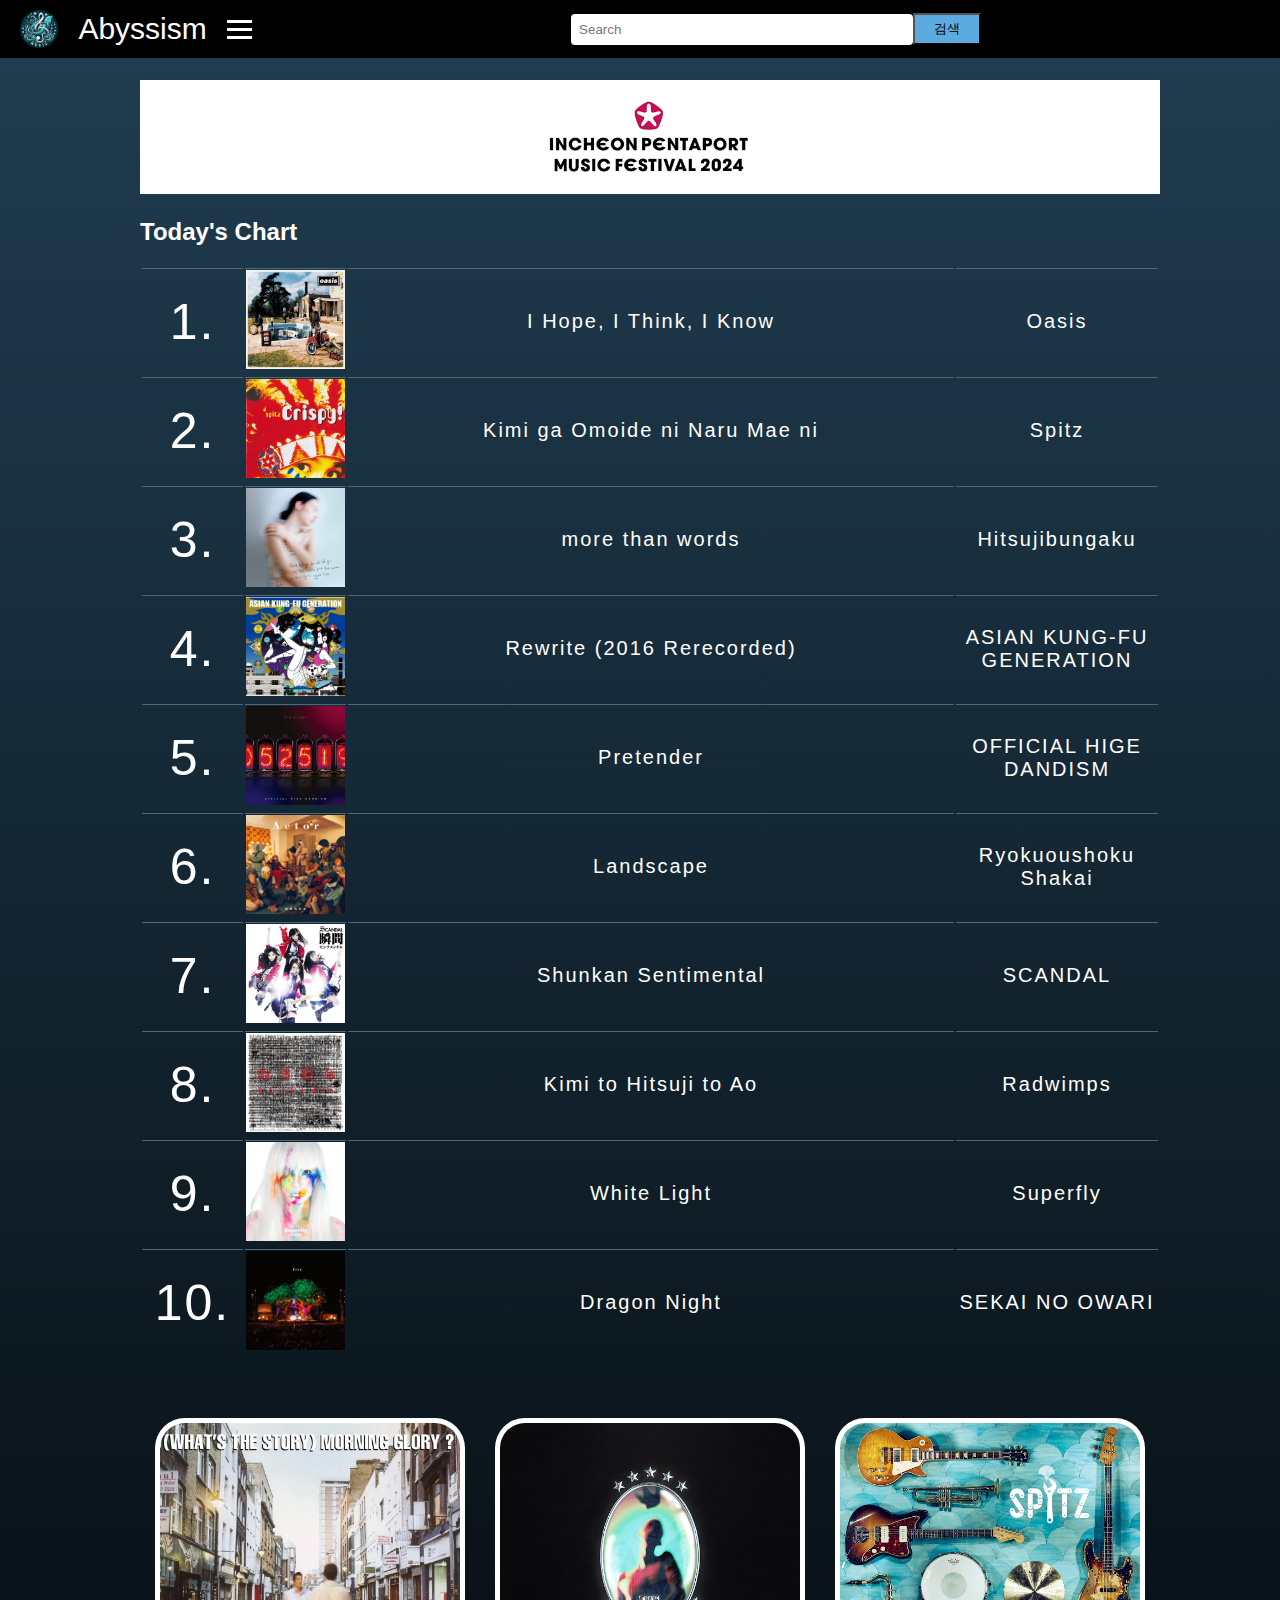
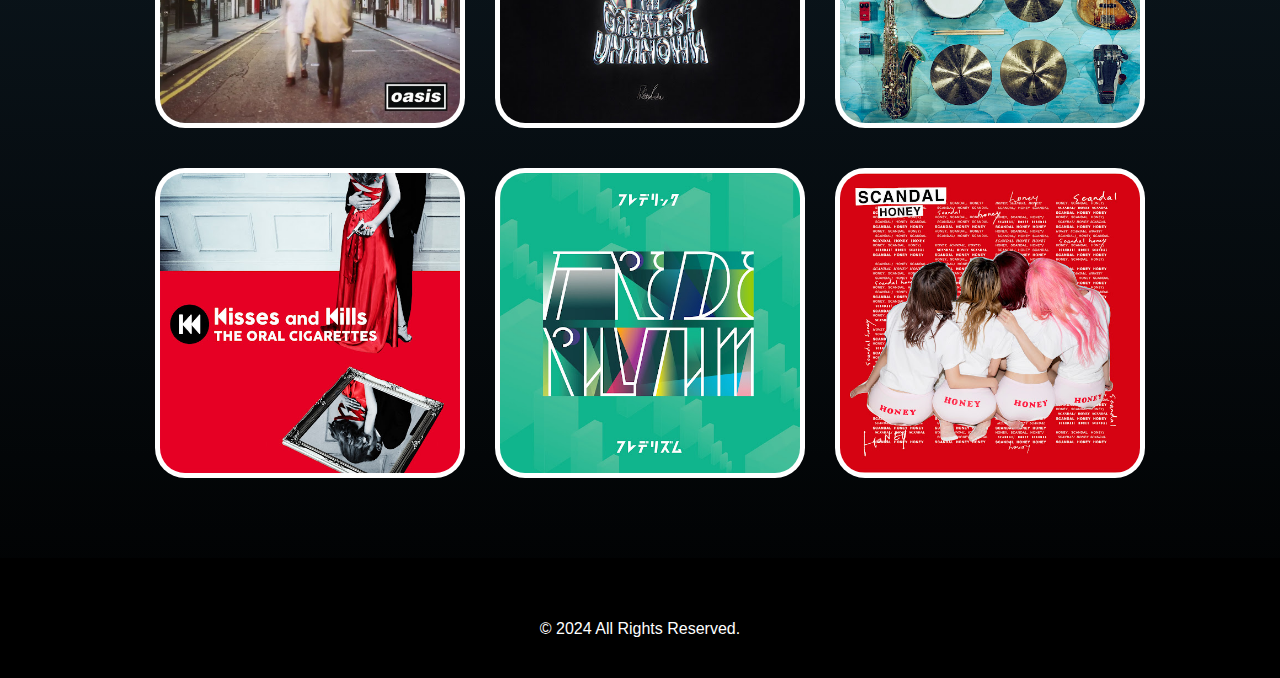
<file: index.html>
<!DOCTYPE html>
<html lang="en">
<head>
    <meta charset="UTF-8">
    <meta name="viewport" content="width=device-width, initial-scale=1.0">
    <title>Abyssism</title>
    <style>
        body {
            margin: 0;
            font-family: Arial, sans-serif;
            background-image: linear-gradient(to bottom, rgb(32, 62, 82), rgb(0, 0, 0));
            background-repeat: no-repeat;
            height: 100%;
        }
        .header {
            position: fixed;
            top: 0;
            width: 100%;
            display: flex;
            justify-content: center;
            align-items: center;
            padding: 10px 20px;
            background-color: black;
            color: white;
            z-index: 1000;
        }
        .header img {
            width: 3%;
        }
        .header span a {
            text-decoration: none;
            color: white;
        }
        .searchcenter {
            display: flex;
            align-items: center;
            justify-content: center;
            margin: 0 auto;
            width: 80%;
        }
        .header .search-bar {
            display: flex;
            align-items: center;
            width: 40%;
        }
        .header input[type="text"] {
            width: 100%;
            padding: 8px;
            border-radius: 4px;
            border: none;
        }

        #search {
            width: 20%;
            background-color: rgb(91, 171, 224);
            color: black;
        }
        #search:hover {
            color: white;
            background-color: rgb(24, 88, 88);
        }


        .header .menu {
            display: flex;
            gap: 20px;
        }
        .header span {
            font-size: 30px;
            padding-left: 20px;
        }
        #menuToggle {
            display: none;
        }
        .menu-icon {
            padding-left: 20px;
            align-items: center;
            cursor: pointer;
        }
        .menu-icon div {
            width: 25px;
            height: 3px;
            background-color: white;
            margin: 5px 0;
            transition: 0.4s;
        }

        .sidebar {
            position: fixed;
            top: 60px;
            left: -200px;
            width: 200px;
            height: calc(100% - 0px);
            background-color: rgb(42, 80, 105);
            color: white;
            padding: 20px;
            box-sizing: border-box;
            transition: 0.4s;
            z-index: 999;
        }
        input[type="submit"] {
            width: 103%;
            padding: 5px;
            background-color: rgb(91, 171, 224);
        }
        input[type="submit"]:hover {
            color: white;
            background-color: rgb(24, 88, 88);
        }

        .sidebar ul {
            list-style-type: none;
            padding: 0;
        }
        .sidebar ul li {
            margin: 10px 0;
        }
        #menuToggle:checked ~ .sidebar {
            left: 0;
        }
        #menuToggle:checked ~ .content {
            margin-left: 220px;
        }
        .sidebar ul li a {
            text-decoration: none;
            color: white;
        }
        .sidebar ul li a:hover {
            color: black;
        }

        .content {
            margin-left: 20px;
            padding: 80px 20px 20px 20px;
            transition: margin-left 0.4s;
        }


        .section {
            margin: 0px 100px;
            margin-bottom: 40px;
        }
        .section h2 {
            margin-bottom: 20px;
        }
        .section table {
            color: white;
            text-align: center;
            width: 100%;
            height: 800px;
        }
        .seciton table, h2 {
            color: white;
        }
        .table img {
            width: 20%;
        }
        .tablehead {
            width: 20%;
            background-color: blue;
        }
        .seciton table, td {
            letter-spacing: 2px;
            font-size: 20px;
            border-top: 1px solid rgb(78, 102, 122);
        }
        #grade {
            font-size: 50px;
        }
        .adv {
            width: 100%;
        }
        

        .contents {
            display: grid;
            grid-template-columns: repeat(3, 1fr);
            gap: 0px;
        }
        .contents img {
            width: 100%;
            padding: 5px;
            background-color: white;
        }
        .contents div {
            margin: 10px;
            padding: 10px;
            display: flex;
            justify-content: center;
            align-items: center;
        }
        .contents img {
            border-radius: 30px;
        }
        .footer {
            background-color: black;
            color: white;
            text-align: center;
            padding: 10px;
            margin: 0px 0px 0px 0px;
            font-size: 100%;
            clear: both;
            height: 100px;
        }
        

    @media (max-width: 1024px) {
        .contents { 
            grid-template-columns: repeat(2, 1fr);
            }
        }

    @media (max-width: 768px) {
        .contents {
            grid-template-columns: repeat(1, 1fr);}
        }
    </style>
    
</head>
<body>
    <input type="checkbox" id="menuToggle">
    <div class="header">
        <img src="img/logo.png" alt="LemonTree">
        <span><a href="index.html">Abyssism</a></span>
        <label for="menuToggle" class="menu-icon">
            <div></div>
            <div></div>
            <div></div>
        </label>
        <div class="searchcenter">
            <div class="search-bar">
                <input type="text" placeholder="Search">
                <input id="search" type="submit" value="검색">
            </div>
        </div>
        <div class="menu">
        </div>
    </div>
    <div class="sidebar">
        <form>
            <h2>Login</h2>
            <input type="text" name="email" placeholder="Email" size="18"><br>
            <input type="password" name="password" placeholder="Password" size="18"><br>
            <input type="submit" value="Login">
        </form>
        <h2>Menu</h2>
        <ul>
            <li><a href="index.html">Home</a></li>
            <li><a href="https://pentaport.co.kr/" target="_blank">Concert</a></li>
            <li><a href="#">Random Artist</a></li>
        </ul><br>

        <h2>Artist</h2>
        <ul>
            <li><a href="artists/oasis.html">Oasis</a></li>
            <li><a href="artists/Hitsujibungaku.html">Hitsujibungaku</a></li>
            <li><a href="artists/SCANDAL.html">SCANDAL</a></li>
            <li><a href="artists/spitz.html">Spitz</a></li>
            <li><a href="#">Sambomaster</a></li>
            <li><a href="#">ASIAN KUNG-FU GENERATION</a></li>
            <li><a href="#">Sumika</a></li>
            <li><a href="#">Frederic</a></li>
            <li><a href="#">Porno Graffitti</a></li>
            <li><a href="#">Ryokuoushoku Shakai</a></li>
            <li><a href="#">SEKAI NO OWARI</a></li>
            <li><a href="#">RADWIMPS</a></li>
            <li><a href="#">OFFICIAL HIGE DANDISM</a></li>
            <li><a href="#">aimyon</a></li>
            <li><a href="#">King Gnu</a></li>
            <li><a href="#">Vaundy</a></li>
        </ul>
    </div>
    <div class="content">
        <div class="section">
            <a href="https://pentaport.co.kr/" target="_blank"><img src="img/festival.png" class="adv"></a>
            <table>
                <h2>Today's Chart</h2>
                <tbody>
                    <tr>
                        <td id="grade" style="width: 10%;">1.</td>
                        <td style="width: 10%;"><img id="jacket" src="img/beherenow.jpg" alt="Image" style="width: 100%;"></td>
                        <td style="width: 60%;">I Hope, I Think, I Know</td>
                        <td style="width: 20%;">Oasis</td>
                    </tr>
                    <tr>
                        <td id="grade" style="width: 10%;">2.</td>
                        <td style="width: 10%;"><img id="jacket" src="img/kimigaomodeni.jpg" alt="Image" style="width: 100%;"></td>
                        <td style="width: 60%;">Kimi ga Omoide ni Naru Mae ni</td>
                        <td style="width: 20%;">Spitz</td>
                    </tr>
                    <tr>
                        <td id="grade" style="width: 10%;">3.</td>
                        <td style="width: 10%;"><img id="jacket" src="img/morethanwords.jpg" alt="Image" style="width: 100%;"></td>
                        <td style="width: 60%;">more than words</td>
                        <td style="width: 20%;">Hitsujibungaku</td>
                    </tr>
                    <tr>
                        <td id="grade" style="width: 10%;">4.</td>
                        <td style="width: 10%;"><img id="jacket" src="img/sol-fa.jpg" alt="Image" style="width: 100%;"></td>
                        <td style="width: 60%;">Rewrite (2016 Rerecorded)</td>
                        <td style="width: 20%;">ASIAN KUNG-FU GENERATION</td>
                    </tr>
                    <tr>
                        <td id="grade" style="width: 10%;">5.</td>
                        <td style="width: 10%;"><img id="jacket" src="img/pretender.jpg" alt="Image" style="width: 100%;"></td>
                        <td style="width: 60%;">Pretender</td>
                        <td style="width: 20%;">OFFICIAL HIGE DANDISM</td>
                    </tr>
                    <tr>
                        <td id="grade" style="width: 10%;">6.</td>
                        <td style="width: 10%;"><img id="jacket" src="img/actor.jpg" alt="Image" style="width: 100%;"></td>
                        <td style="width: 60%;">Landscape</td>
                        <td style="width: 20%;">Ryokuoushoku Shakai</td>
                    </tr>
                    <tr>
                        <td id="grade" style="width: 10%;">7.</td>
                        <td style="width: 10%;"><img id="jacket" src="img/shukan.jpg" alt="Image" style="width: 100%;"></td>
                        <td style="width: 60%;">Shunkan Sentimental</td>
                        <td style="width: 20%;">SCANDAL</td>
                    </tr>
                    <tr>
                        <td id="grade" style="width: 10%;">8.</td>
                        <td style="width: 10%;"><img id="jacket" src="img/kimitohitsuji.jpg" alt="Image" style="width: 100%;"></td>
                        <td style="width: 60%;">Kimi to Hitsuji to Ao</td>
                        <td style="width: 20%;">Radwimps</td>
                    </tr>
                    <tr>
                        <td id="grade" style="width: 10%;">9.</td>
                        <td style="width: 10%;"><img id="jacket" src="img/white.jpg" alt="Image" style="width: 100%;"></td>
                        <td style="width: 60%;">White Light</td>
                        <td style="width: 20%;">Superfly</td>
                    </tr>
                    <tr>
                        <td id="grade" style="width: 10%;">10.</td>
                        <td style="width: 10%;"><img id="jacket" src="img/tree.jpg" alt="Image" style="width: 100%;"></td>
                        <td style="width: 60%;">Dragon Night</td>
                        <td style="width: 20%;">SEKAI NO OWARI</td>
                    </tr>
                </tbody>
            </table>
        </div>
        <div class="section contents">
            <div>
                <img src="img/morning_glory.jpg" width="200px">
            </div>
            <div>
                <img src="img/thegreatest.jpg" width="200px">
            </div>
            <div>
                <img src="img/beautifulfin.jpg" width="200px">
            </div>
            <div>
                <img src="img/kissesandkills.jpg" width="200px">
            </div>
            <div>
                <img src="img/frederhythm.jpg" width="200px">
            </div>
            <div>
                <img src="img/honey.jpg" width="200px">
            </div>
        </div>
    </div>
    <div class="footer">
        <br><br>
        <p>&copy; 2024 All Rights Reserved.</p>
    </div>
</body>
</html>
</file>
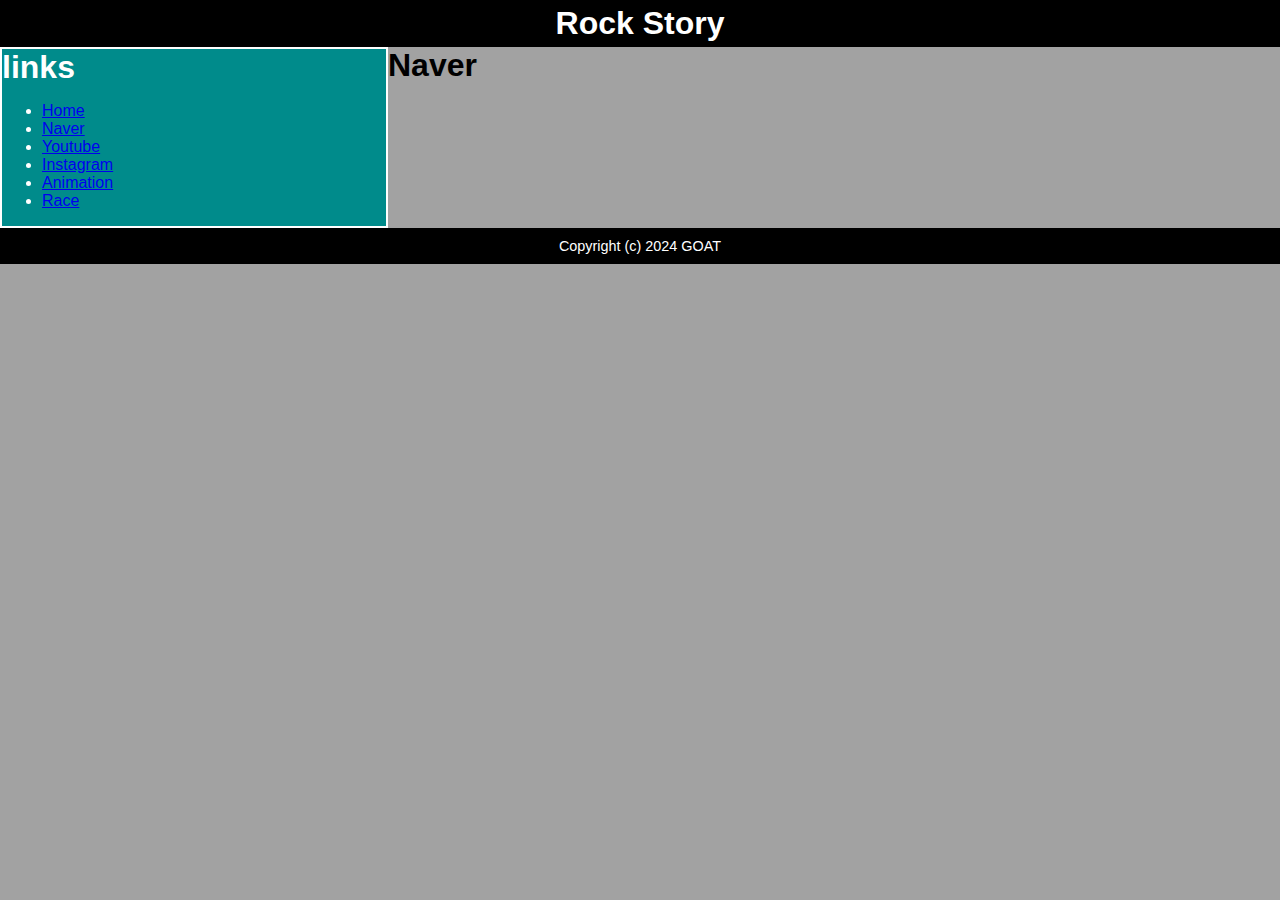
<file: 1.html>
<!DOCTYPE html>
<html lang="en">
<head>
    <meta charset="UTF-8">
    <meta name="viewport" content="width=device-width, initial-scale=1.0">
    <title>Document</title>

    <link type="text/css" rel="stylesheet" href="mycss.css">
</head>
<body>
    <header>
        <h1>Rock Story</h1>
    </header>


    <nav>
        <h1>links</h1>
        <ul>
            <li><a href="index.html">Home</a></li>
            <li><a href="1.html">Naver</a></li>
            <li><a href="2.html">Youtube</a></li>
            <li><a href="3.html">Instagram</a></li>
            <li><a href="myanim.html">Animation</a></li>
            <li><a href="myanim2.html">Race</a></li>
        </ul>
    </nav>


    <section id="main">
        <article>
            <h1>Naver</h1>
        </article>
    </section>


    <footer>
        Copyright (c) 2024  GOAT
    </footer>


</body>
</html>
</file>
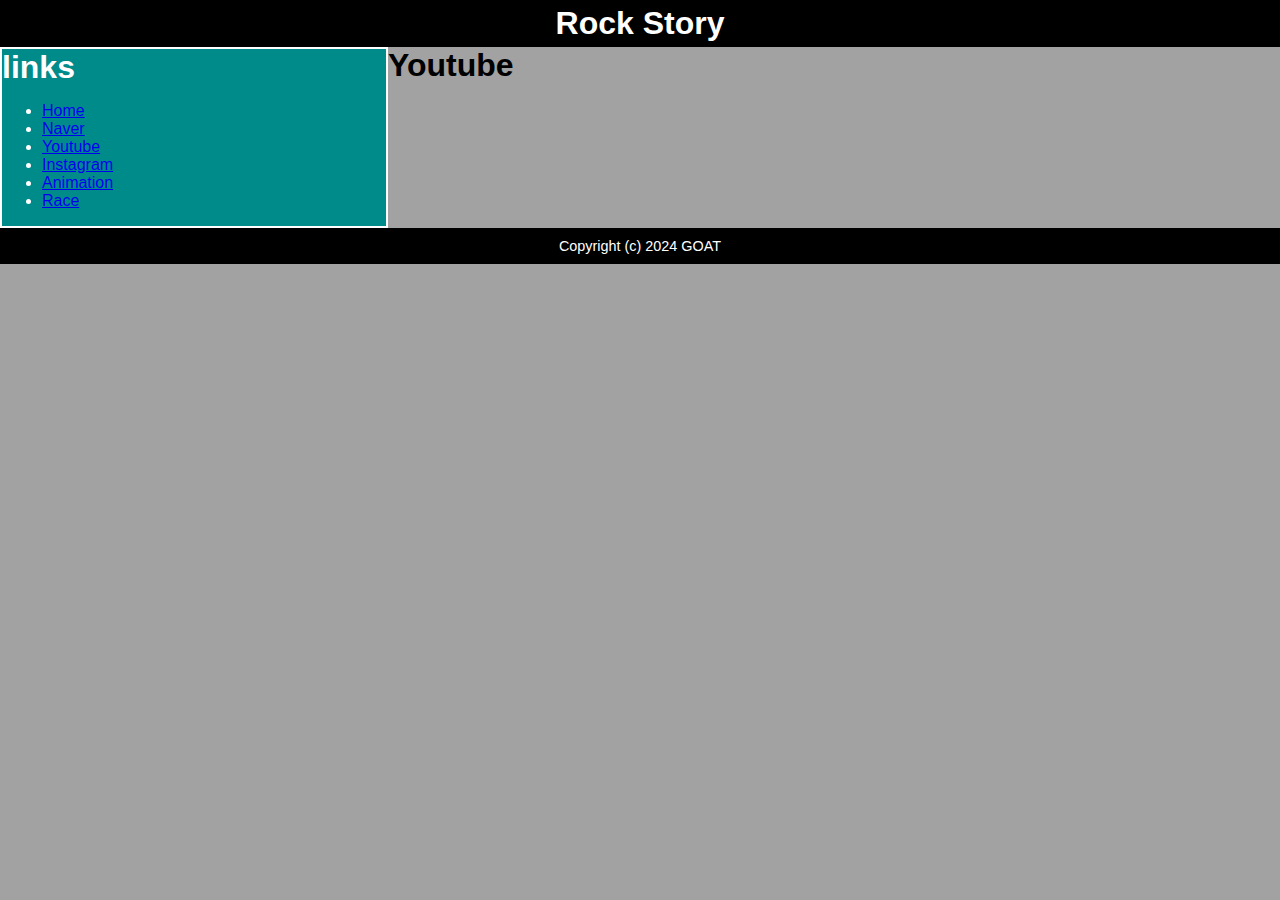
<file: 2.html>
<!DOCTYPE html>
<html lang="en">
<head>
    <meta charset="UTF-8">
    <meta name="viewport" content="width=device-width, initial-scale=1.0">
    <title>youtube</title>

    <link type="text/css" rel="stylesheet" href="mycss.css">
</head>
<body>
    <header>
        <h1>Rock Story</h1>
    </header>


    <nav>
        <h1>links</h1>
        <ul>
            <li><a href="index.html">Home</a></li>
            <li><a href="1.html">Naver</a></li>
            <li><a href="2.html">Youtube</a></li>
            <li><a href="3.html">Instagram</a></li>
            <li><a href="myanim.html">Animation</a></li>
            <li><a href="myanim2.html">Race</a></li>
        </ul>
    </nav>


    <section id="main">
        <h1>Youtube</h1>
    </section>


    <footer>
        Copyright (c) 2024  GOAT
    </footer>


</body>
</html>
</file>
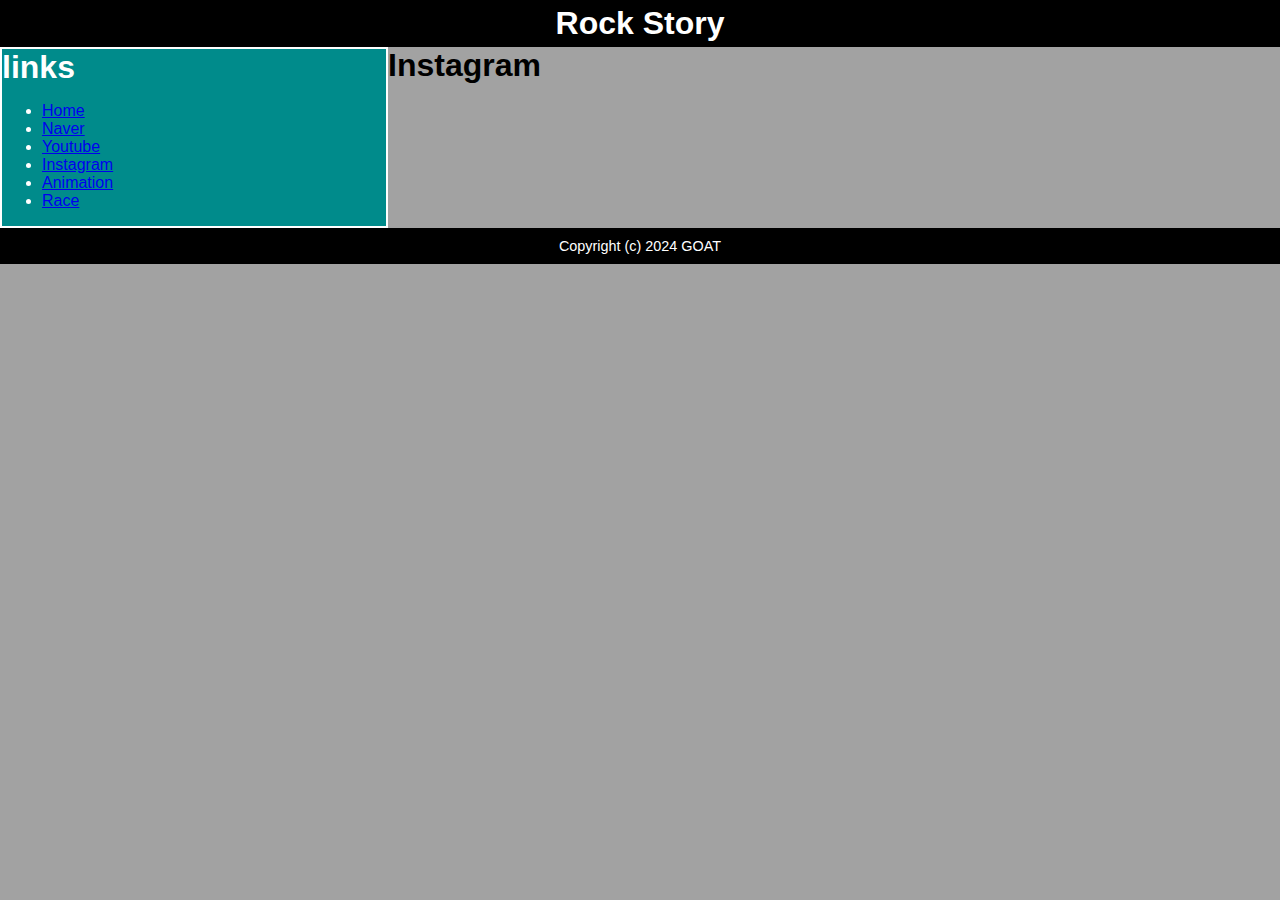
<file: 3.html>
<!DOCTYPE html>
<html lang="en">
<head>
    <meta charset="UTF-8">
    <meta name="viewport" content="width=device-width, initial-scale=1.0">
    <title>instagram</title>

    <link type="text/css" rel="stylesheet" href="mycss.css">
</head>
<body>
    <header>
        <h1>Rock Story</h1>
    </header>


    <nav>
        <h1>links</h1>
        <ul>
            <li><a href="index.html">Home</a></li>
            <li><a href="1.html">Naver</a></li>
            <li><a href="2.html">Youtube</a></li>
            <li><a href="3.html">Instagram</a></li>
            <li><a href="myanim.html">Animation</a></li>
            <li><a href="myanim2.html">Race</a></li>
        </ul>
    </nav>


    <section id="main">
        <h1>Instagram</h1>
    </section>


    <footer>
        Copyright (c) 2024  GOAT
    </footer>


</body>
</html>
</file>
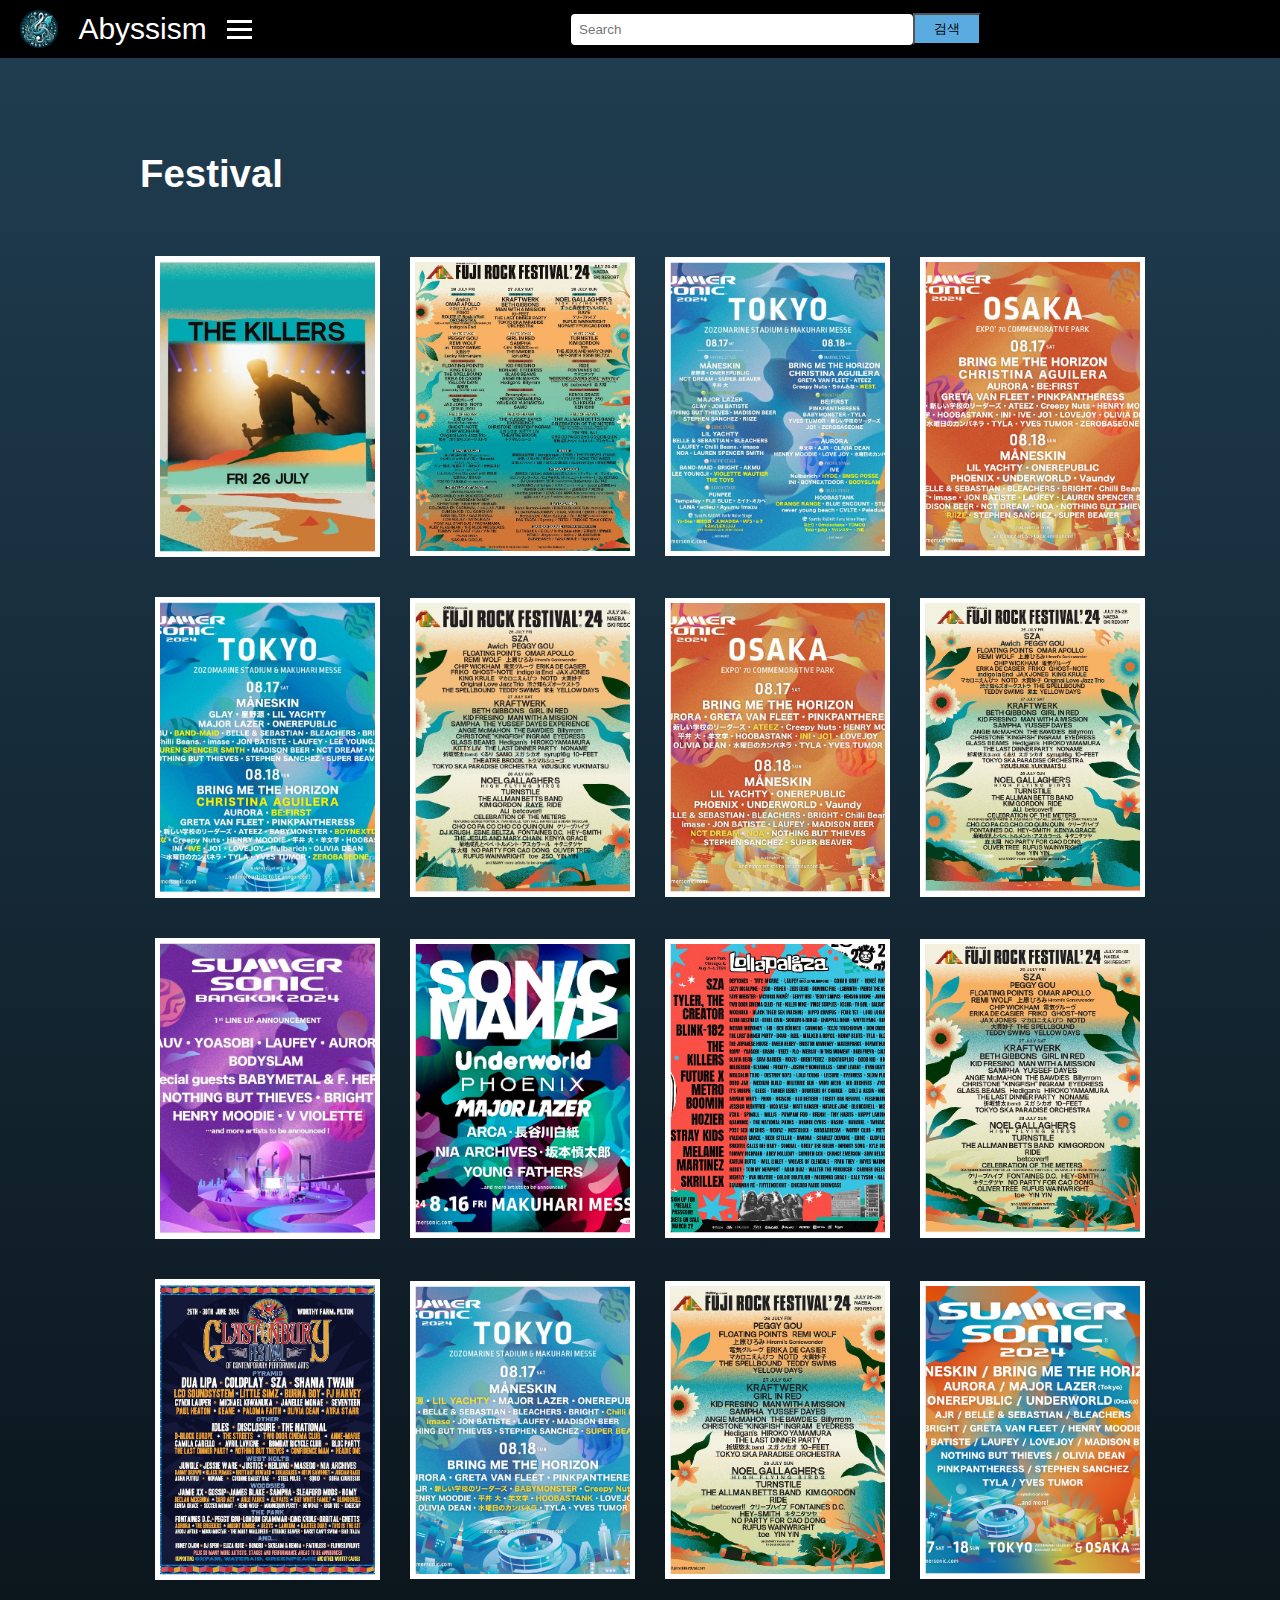
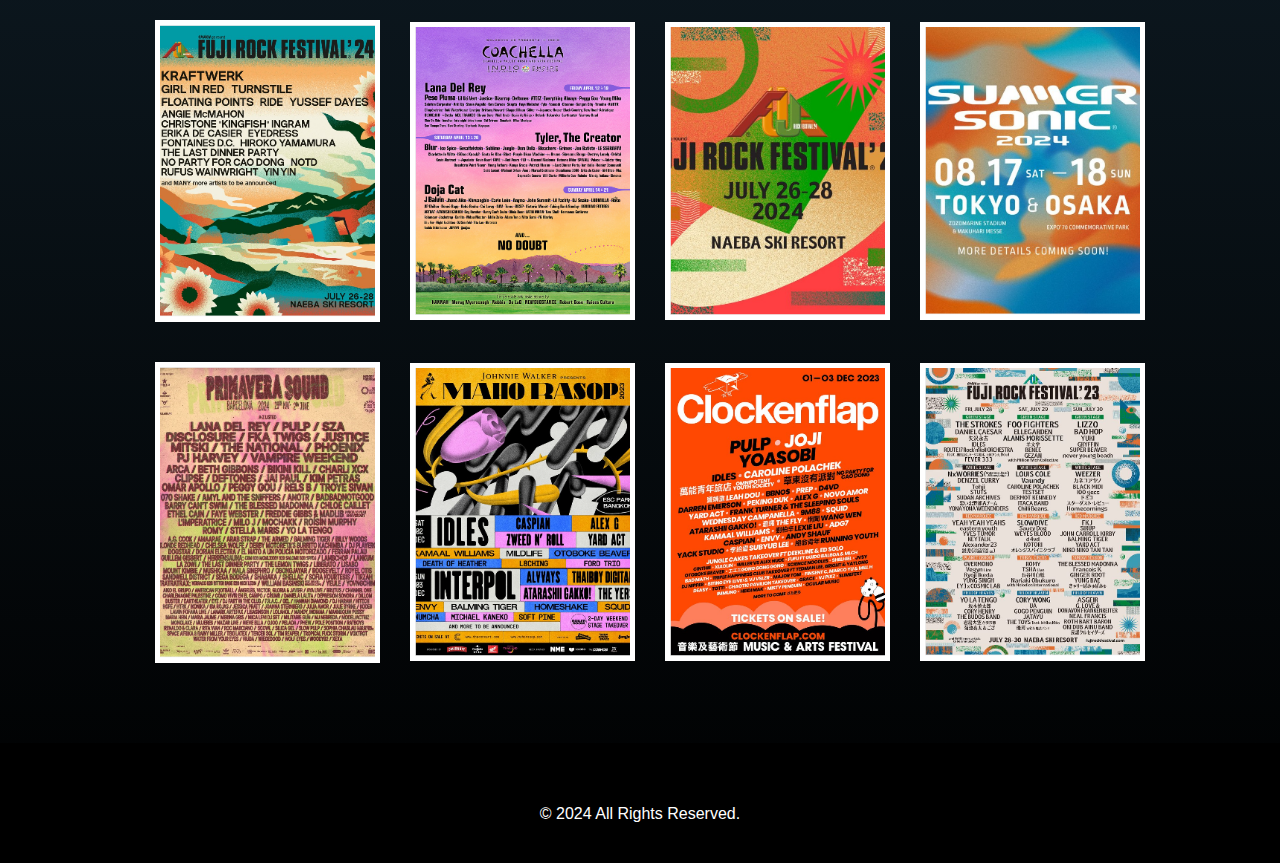
<file: festival.html>
<!DOCTYPE html>
<html lang="en">
<head>
    <meta charset="UTF-8">
    <meta name="viewport" content="width=device-width, initial-scale=1.0">
    <title>Festival</title>
    <style>
        body {
            margin: 0;
            font-family: Arial, sans-serif;
            background-image: linear-gradient(to bottom, rgb(32, 62, 82), rgb(0, 0, 0));
            background-repeat: no-repeat;
            height: 100%;
        }
        .header {
            position: fixed;
            top: 0;
            width: 100%;
            display: flex;
            justify-content: center;
            align-items: center;
            padding: 10px 20px;
            background-color: black;
            color: white;
            z-index: 1000;
        }
        .header img {
            width: 3%;
        }
        .header span a {
            text-decoration: none;
            color: white;
        }
        .searchcenter {
            display: flex;
            align-items: center;
            justify-content: center;
            margin: 0 auto;
            width: 80%;
        }
        .header .search-bar {
            display: flex;
            align-items: center;
            width: 40%;
        }
        .header input[type="text"] {
            width: 100%;
            padding: 8px;
            border-radius: 4px;
            border: none;
        }

        #search {
            width: 20%;
            background-color: rgb(91, 171, 224);
            color: black;
        }
        #search:hover {
            color: white;
            background-color: rgb(24, 88, 88);
        }


        .header .menu {
            display: flex;
            gap: 20px;
        }
        .header span {
            font-size: 30px;
            padding-left: 20px;
        }
        #menuToggle {
            display: none;
        }
        .menu-icon {
            padding-left: 20px;
            align-items: center;
            cursor: pointer;
        }
        .menu-icon div {
            width: 25px;
            height: 3px;
            background-color: white;
            margin: 5px 0;
            transition: 0.4s;
        }

        .sidebar {
            position: fixed;
            top: 60px;
            left: -250px;
            width: 250px;
            height: calc(100% - 0px);
            background-color: rgb(42, 80, 105);
            color: white;
            padding: 20px;
            box-sizing: border-box;
            transition: 0.4s;
            z-index: 999;
            overflow-y: auto;
        }
        input[type="submit"] {
            width: 85%;
            padding: 5px;
            background-color: rgb(91, 171, 224);
        }
        input[type="submit"]:hover {
            color: white;
            background-color: rgb(24, 88, 88);
        }

        .sidebar ul {
            list-style-type: none;
            padding: 0;
        }
        .sidebar ul li {
            margin: 10px 0;
        }
        #menuToggle:checked ~ .sidebar {
            left: 0;
        }
        #menuToggle:checked ~ .content {
            margin-left: 220px;
        }
        .sidebar ul li a {
            text-decoration: none;
            color: white;
        }
        .sidebar ul li a:hover {
            color: black;
        }

        .content {
            margin-left: 20px;
            padding: 120px 20px 20px 20px;
            transition: margin-left 0.4s;
        }


        .section {
            margin: 0px 100px;
            margin-bottom: 40px;
        }
        .section h2 {
            margin-bottom: 20px;
        }
        .section table {
            color: white;
            text-align: center;
            width: 100%;
            height: 100%;
            display: block;
            overflow: auto;
            table-layout: fixed;
        }
        .seciton table, h2 {
            color: white;
        }
        #chart {
            font-size: 3vw;
        }
        .table img {
            width: 20%;
        }
        .tablehead {
            width: 20%;
            background-color: blue;
        }
        .seciton table, td {
            letter-spacing: 2px;
            font-size: 3vw;
            border-top: 1px solid rgb(78, 102, 122);
        }
        #grade {
            font-size: 2.5vw;
        }
        .adv {
            width: 100%;
        }
        

        .contents {
            display: grid;
            grid-template-columns: repeat(4, 1fr);
            gap: 0px;
        }
        .contents img {
            width: 100%;
            padding: 5px;
            background-color: white;
        }
        .contents div {
            margin: 10px;
            padding: 10px;
            display: flex;
            justify-content: center;
            align-items: center;
        }
        
        .footer {
            background-color: black;
            color: white;
            text-align: center;
            padding: 10px;
            margin: 0px 0px 0px 0px;
            font-size: 100%;
            clear: both;
            height: 100px;
        }
        

    @media (max-width: 1024px) {
        .content {
        margin-left: 10px;
        padding: 80px 10px 10px 10px;
        }
        .contents { 
            grid-template-columns: repeat(2, 1fr);
            
        }
        input[type="submit"] {
            width: 78%;
        }
    }
    @media (max-width: 1325px) {
        input[type="submit"] {
        width: 78%;
        }
    }
    @media (max-width: 1185px) {
        .contents {
            grid-template-columns: repeat(3, 1fr);}
        }
    

    @media (max-width: 768px) {
        .content {
        margin-left: 5px;
        padding: 80px 5px 5px 5px;
        }
        .contents {
            grid-template-columns: repeat(2, 1fr);}
        }
        .section table td {
            font-size: 1vw;
        }
        #grade {
            font-size: 2vw;
        }

    @media (max-width: 525px) {
        #chart {
            font-size: 3vw;
        }
        .content {
        margin-left: 0;
        padding: 80px 0 0 0;
        }
        .seciton {
            margin: 30px 0 0 0;
        }
        .content {
            margin: 0 0;
        }
        .contents {
            grid-template-columns: repeat(1, 1fr);
        }
    }
    </style>
    
</head>
<body>
    <input type="checkbox" id="menuToggle">
    <div class="header">
        <img src="img/logo.png" alt="LemonTree">
        <span><a href="index.html">Abyssism</a></span>
        <label for="menuToggle" class="menu-icon">
            <div></div>
            <div></div>
            <div></div>
        </label>
        <div class="searchcenter">
            <div class="search-bar">
                <input type="text" placeholder="Search">
                <input id="search" type="submit" value="검색">
            </div>
        </div>
        <div class="menu">
        </div>
    </div>
    <div class="sidebar">
        <form>
            <h2>Login</h2>
            <input type="text" name="email" placeholder="Email" size="18"><br>
            <input type="password" name="password" placeholder="Password" size="18"><br>
            <input type="submit" value="Login">
        </form>
        <h2>Menu</h2>
        <ul>
            <li><a href="index.html">Home</a></li>
            <li><a href="festival.html">Festival</a></li>
            <li><a href="artists/SCANDAL.html">Random Artist</a></li>
        </ul><br>

        <h2>Artist</h2>
        <ul>
            <li><a href="artists/oasis.html">Oasis</a></li>
            <li><a href="artists/Hitsujibungaku.html">Hitsujibungaku</a></li>
            <li><a href="artists/SCANDAL.html">SCANDAL</a></li>
            <li><a href="artists/spitz.html">Spitz</a></li>
            <li><a href="#">Sambomaster</a></li>
            <li><a href="#">ASIAN KUNG-FU GENERATION</a></li>
            <li><a href="#">Sumika</a></li>
            <li><a href="#">Frederic</a></li>
            <li><a href="#">Porno Graffitti</a></li>
            <li><a href="#">Ryokuoushoku Shakai</a></li>
            <li><a href="#">SEKAI NO OWARI</a></li>
            <li><a href="#">RADWIMPS</a></li>
            <li><a href="#">OFFICIAL HIGE DANDISM</a></li>
            <li><a href="#">aimyon</a></li>
            <li><a href="#">King Gnu</a></li>
            <li><a href="#">Vaundy</a></li><br><br><br>
        </ul>
    </div>
    <div class="content">
        <div class="section">
        <h2 id="chart">Festival</h2>
        </div>
        <div class="section contents">
            <div>
                <img src="festivalimg/1.png" width="200px">
            </div>
            <div>
                <img src="festivalimg/2.png" width="200px">
            </div>
            <div>
                <img src="festivalimg/3.png" width="200px">
            </div>
            <div>
                <img src="festivalimg/4.png" width="200px">
            </div>
            <div>
                <img src="festivalimg/5.png" width="200px">
            </div>
            <div>
                <img src="festivalimg/6.png" width="200px">
            </div>
            <div>
                <img src="festivalimg/7.png" width="200px">
            </div>
            <div>
                <img src="festivalimg/8.png" width="200px">
            </div>
            <div>
                <img src="festivalimg/9.png" width="200px">
            </div>
            <div>
                <img src="festivalimg/10.png" width="200px">
            </div>
            <div>
                <img src="festivalimg/11.png" width="200px">
            </div>
            <div>
                <img src="festivalimg/12.png" width="200px">
            </div>
            <div>
                <img src="festivalimg/13.png" width="200px">
            </div>
            <div>
                <img src="festivalimg/14.png" width="200px">
            </div>
            <div>
                <img src="festivalimg/15.png" width="200px">
            </div>
            <div>
                <img src="festivalimg/16.png" width="200px">
            </div>
            <div>
                <img src="festivalimg/17.png" width="200px">
            </div>
            <div>
                <img src="festivalimg/18.png" width="200px">
            </div>
            <div>
                <img src="festivalimg/19.png" width="200px">
            </div>
            <div>
                <img src="festivalimg/20.png" width="200px">
            </div>
            <div>
                <img src="festivalimg/21.png" width="200px">
            </div>
            <div>
                <img src="festivalimg/22.png" width="200px">
            </div>
            <div>
                <img src="festivalimg/23.png" width="200px">
            </div>
            <div>
                <img src="festivalimg/24.png" width="200px">
            </div>
        </div>
    </div>
    <div class="footer">
        <br><br>
        <p>&copy; 2024 All Rights Reserved.</p>
    </div>
</body>
</html>
</file>
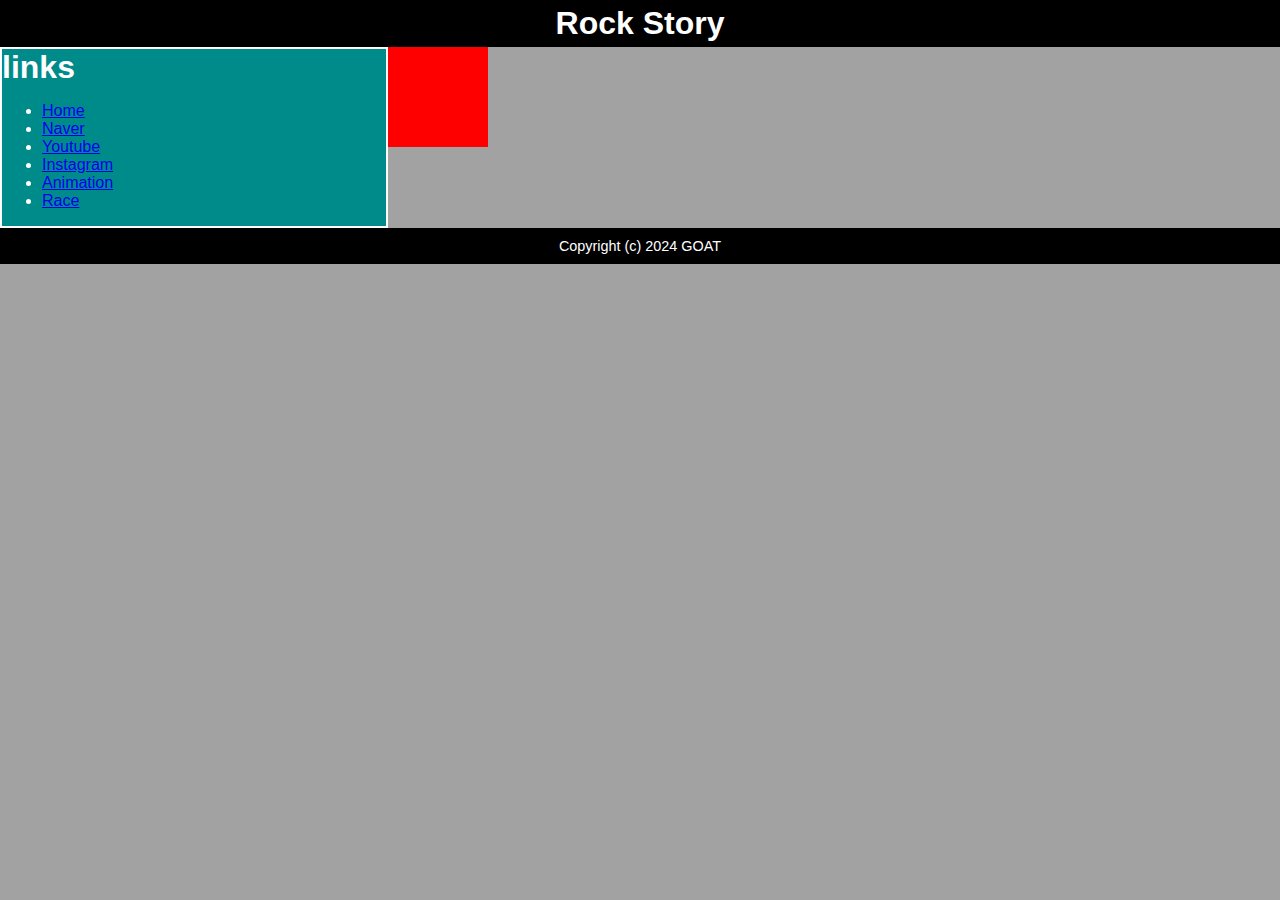
<file: myanim.html>
<!DOCTYPE html>
<html lang="en">
<head>
    <meta charset="UTF-8">
    <meta name="viewport" content="width=device-width, initial-scale=1.0">
    <title>animation effect</title>

    <link type="text/css" rel="stylesheet" href="mycss.css">

<style>
    div {
        width: 100px;
        height: 100px;
        background-color: red;
        position: relative;
        animation: 2s myanim ;
        animation-iteration-count: infinite;
    }


    @keyframes myanim {
        0% {background-color: red; left: 0px; top: opx;}
        25% {background-color: red; left: 100px; top: 0px;}
        50% {background-color: yellow; left: 200px; top: 0px;}
        75% {background-color: blue; left: 100px; top: 0px;}
        100% {background-color: blue; left: 0px; top: 0px;}
    }
</style>

</head>
<body>
    <header>
        <h1>Rock Story</h1>
    </header>


    <nav>
        <h1>links</h1>
        <ul>
            <li><a href="index.html">Home</a></li>
            <li><a href="1.html">Naver</a></li>
            <li><a href="2.html">Youtube</a></li>
            <li><a href="3.html">Instagram</a></li>
            <li><a href="myanim.html">Animation</a></li>
            <li><a href="myanim2.html">Race</a></li>
        </ul>
    </nav>


    <section id="main">
        <div>
        
        </div>
    </section>


    <footer>
        Copyright (c) 2024  GOAT
    </footer>
</body>
</html>
</file>
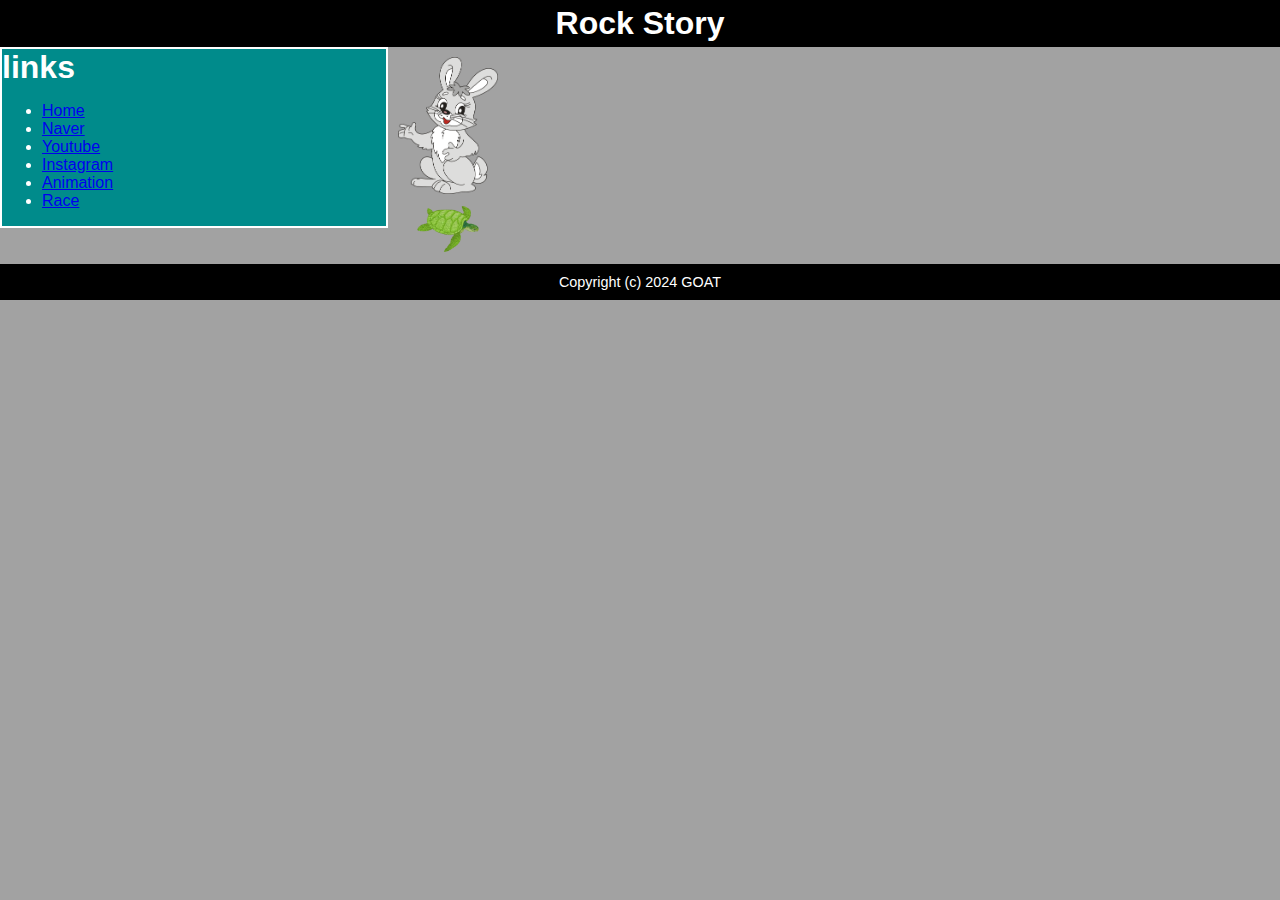
<file: myanim2.html>
<!DOCTYPE html>
<html lang="en">
<head>
    <meta charset="UTF-8">
    <meta name="viewport" content="width=device-width, initial-scale=1.0">
    <title>race</title>

    <link type="text/css" rel="stylesheet" href="mycss.css">

    <style>
        #img1, #img2 {
            width: 100px;
            display: block;
            position: relative;
            margin: 10px;
            animation: myanim 5s infinite;
        }
        #img1 {animation-timing-function: ease-in;}
        #img2 {animation-timing-function: ease-out;}
        @keyframes myanim {
            from {left: 0px}
            to {left: 500px}
        }
    </style>
</head>
<body>
    <header>
        <h1>Rock Story</h1>
    </header>


    <nav>
        <h1>links</h1>
        <ul>
            <li><a href="index.html">Home</a></li>
            <li><a href="1.html">Naver</a></li>
            <li><a href="2.html">Youtube</a></li>
            <li><a href="3.html">Instagram</a></li>
            <li><a href="myanim.html">Animation</a></li>
            <li><a href="myanim2.html">Race</a></li>
        </ul>
    </nav>


    <section id="main">
        <img id="img2" src="bunny.png"></div>
        <img id="img1" src="turtle.png"></div>
    </section>


    <footer>
        Copyright (c) 2024  GOAT
    </footer>
</body>
</html>
</file>
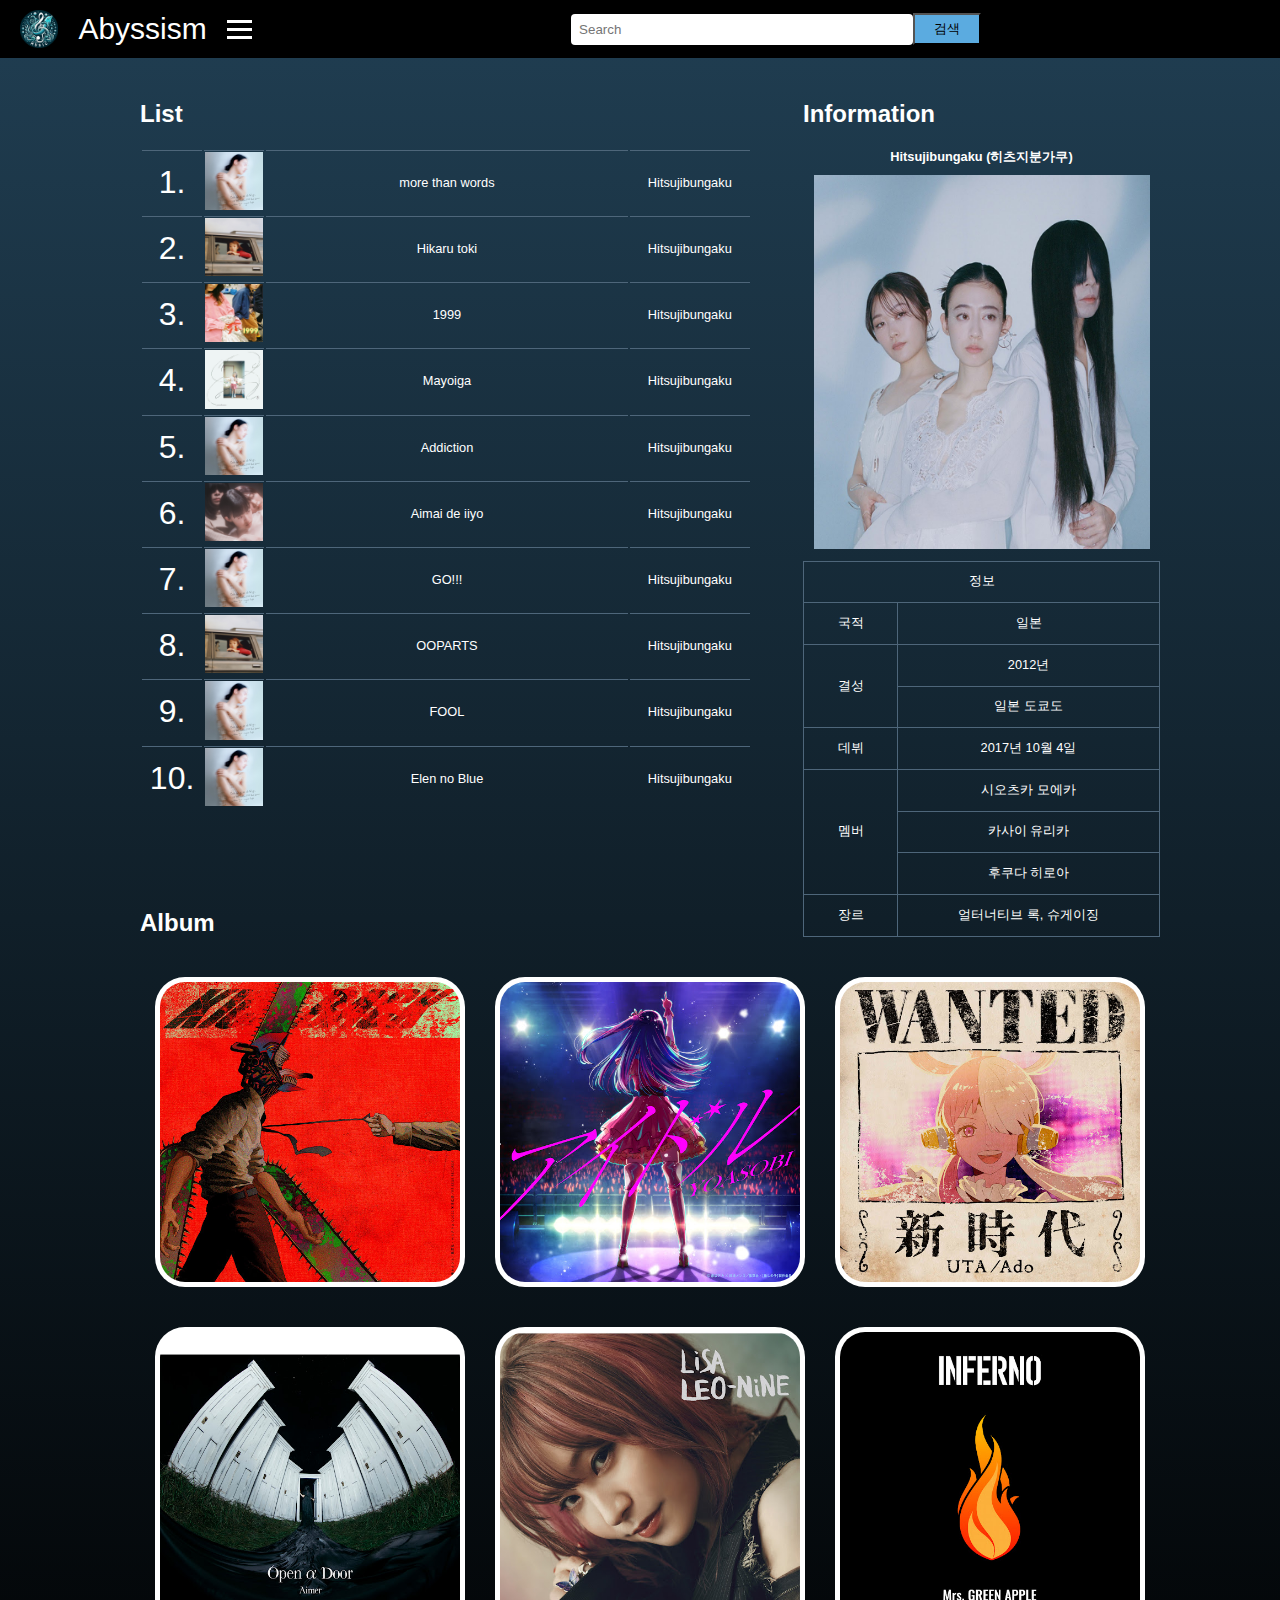
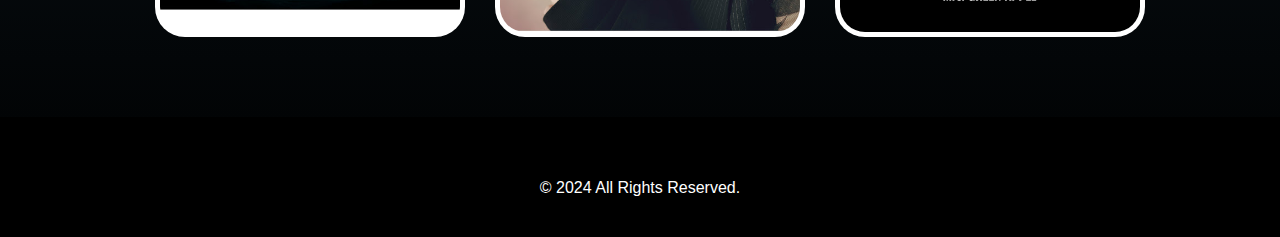
<file: artists/Hitsujibungaku.html>
<!DOCTYPE html>
<html lang="en">
<head>
    <meta charset="UTF-8">
    <meta name="viewport" content="width=device-width, initial-scale=1.0">
    <title>Hitsujibugaku</title>
    <style>
        body {
            margin: 0;
            font-family: Arial, sans-serif;
            background-image: linear-gradient(to bottom, rgb(32, 62, 82), rgb(0, 0, 0));
            background-repeat: no-repeat;
            height: 100%;
        }
        .header {
            position: fixed;
            top: 0;
            width: 100%;
            display: flex;
            justify-content: center;
            align-items: center;
            padding: 10px 20px;
            background-color: black;
            color: white;
            z-index: 1000;
        }
        .header img {
            width: 3%;
        }
        .header span a {
            text-decoration: none;
            color: white;
        }
        .searchcenter {
            display: flex;
            align-items: center;
            justify-content: center;
            margin: 0 auto;
            width: 80%;
        }
        .header .search-bar {
            display: flex;
            align-items: center;
            width: 40%;
        }
        .header input[type="text"] {
            width: 100%;
            padding: 8px;
            border-radius: 4px;
            border: none;
        }

        #search {
            width: 20%;
            background-color: rgb(91, 171, 224);
            color: black;
        }
        #search:hover {
            color: white;
            background-color: rgb(24, 88, 88);
        }


        .header .menu {
            display: flex;
            gap: 20px;
        }
        .header span {
            font-size: 30px;
            padding-left: 20px;
        }
        #menuToggle {
            display: none;
        }
        .menu-icon {
            padding-left: 20px;
            align-items: center;
            cursor: pointer;
        }
        .menu-icon div {
            width: 25px;
            height: 3px;
            background-color: white;
            margin: 5px 0;
            transition: 0.4s;
        }

        .sidebar {
            position: fixed;
            top: 60px;
            left: -250px;
            width: 250px;
            height: calc(100% - 0px);
            background-color: rgb(42, 80, 105);
            color: white;
            padding: 20px;
            box-sizing: border-box;
            transition: 0.4s;
            z-index: 999;
            overflow-y: auto;
        }
        input[type="submit"] {
            width: 85%;
            padding: 5px;
            background-color: rgb(91, 171, 224);
        }
        input[type="submit"]:hover {
            color: white;
            background-color: rgb(24, 88, 88);
        }

        .sidebar ul {
            list-style-type: none;
            padding: 0;
        }
        .sidebar ul li {
            margin: 10px 0;
        }
        #menuToggle:checked ~ .sidebar {
            left: 0;
        }
        #menuToggle:checked ~ .content {
            margin-left: 220px;
        }
        .sidebar ul li a {
            text-decoration: none;
            color: white;
        }
        .sidebar ul li a:hover {
            color: black;
        }


        .content {
            margin-left: 20px;
            padding: 80px 20px 20px 20px;
            transition: margin-left 0.4s;
        }


        .section {
            margin: 0px 100px;
            margin-bottom: 40px;
        }
        .section table {
            text-align: center;
            width: 100%;
        }
        .container {
            display: flex;
            justify-content: space-between;
            color: white;
        }
        .list {
            width: 60%;
        }
        .list table td {
            border-top: 1px solid rgb(78, 102, 122);
            font-size: 1vw;
        }
        #grade {
            font-size: 2.5vw;
        }
        .explain {
            width: 35%;
        }
        .explain img {
            width: 100%;
            height: 100%;
        }
        .explain table {
            height: 100%;
            border-collapse: collapse;
            font-size: 1vw;
        }
        .explain tr td {
            padding: 10px;
            border: 1px solid rgb(78, 102, 122);
        }
        #mainjacket {
            border: none;
        }


        .contents {
            display: grid;
            grid-template-columns: repeat(6, 1fr);
            gap: 0px;
        }
        .contents img {
            width: 100%;
            padding: 5px;
            background-color: white;
        }
        .contents div {
            margin: 10px;
            padding: 10px;
            display: flex;
            justify-content: center;
            align-items: center;
        }
        .contents img {
            border-radius: 30px;
        }
        .section {
            color: white;
        }
        .footer {
            background-color: black;
            color: white;
            text-align: center;
            padding: 10px;
            margin: 0px 0px 0px 0px;
            font-size: 100%;
            clear: both;
            height: 100px;
        }
        
        @media (max-width: 1325px) {
            .contents { 
                grid-template-columns: repeat(3, 1fr);
            }
        }
        @media (max-width: 1325px) {
            input[type="submit"] {
            width: 78%;
            }
        }
        @media (max-width: 1024px) {
            input[type="submit"] {
            width: 78%;
            }
            .contents { 
                grid-template-columns: repeat(2, 1fr);
            }
            .container {
                flex-direction: column;
                gap: 20px;
            }
            .list, .explain {
                width: 100%;
            }
        }
        @media (max-width: 768px) {
            .contents {
                grid-template-columns: repeat(1, 1fr);
            }
            .list { 
                font-size: 1vw;
            }
            #grade {
                font-size: 2vw;
            }
        }
    </style>
</head>
<body>
    <input type="checkbox" id="menuToggle">
    <div class="header">
        <img src="../img/logo.png" alt="LemonTree">
        <span><a href="../index.html">Abyssism</a></span>
        <label for="menuToggle" class="menu-icon">
            <div></div>
            <div></div>
            <div></div>
        </label>
        <div class="searchcenter">
            <div class="search-bar">
                <input type="text" placeholder="Search">
                <input id="search" type="submit" value="검색">
            </div>
        </div>
        <div class="menu">
        </div>
    </div>
    <div class="sidebar">
        <form>
            <h2>Login</h2>
            <input type="text" name="email" placeholder="Email" size="18"><br>
            <input type="password" name="password" placeholder="Password" size="18"><br>
            <input type="submit" value="Login">
        </form>
        <h2>Menu</h2>
        <ul>
            <li><a href="../index.html">Home</a></li>
            <li><a href="festival.html">Festival</a></li>
            <li><a href="SCANDAL.html">Random Artist</a></li>
        </ul><br>

        <h2>Artist</h2>
        <ul>
            <li><a href="oasis.html">Oasis</a></li>
            <li><a href="Hitsujibungaku.html">Hitsujibungaku</a></li>
            <li><a href="SCANDAL.html">SCANDAL</a></li>
            <li><a href="spitz.html">Spitz</a></li>
            <li><a href="#">Sambomaster</a></li>
            <li><a href="#">ASIAN KUNG-FU GENERATION</a></li>
            <li><a href="#">Sumika</a></li>
            <li><a href="#">Frederic</a></li>
            <li><a href="#">Porno Graffitti</a></li>
            <li><a href="#">Ryokuoushoku Shakai</a></li>
            <li><a href="#">SEKAI NO OWARI</a></li>
            <li><a href="#">RADWIMPS</a></li>
            <li><a href="#">OFFICIAL HIGE DANDISM</a></li>
            <li><a href="#">aimyon</a></li>
            <li><a href="#">King Gnu</a></li>
            <li><a href="#">Vaundy</a></li><br><br><br>
        </ul>
    </div>
    <div class="content">
        <div class="section container">
            <div class="list">
                <table>
                    <h2>List</h2>
                    <tbody>
                        <tr>
                            <td id="grade" style="width: 10%;">1.</td>
                            <td style="width: 10%;"><img id="jacket" src="../img/morethanwords.jpg" alt="Image" style="width: 100%;"></td>
                            <td style="width: 60%;">more than words</td>
                            <td style="width: 20%;">Hitsujibungaku</td>
                        </tr>
                        <tr>
                            <td id="grade" style="width: 10%;">2.</td>
                            <td style="width: 10%;"><img id="jacket" src="../img/ourhope.jpg" alt="Image" style="width: 100%;"></td>
                            <td style="width: 60%;">Hikaru toki</td>
                            <td style="width: 20%;">Hitsujibungaku</td>
                        </tr>
                        <tr>
                            <td id="grade" style="width: 10%;">3.</td>
                            <td style="width: 10%;"><img id="jacket" src="../img/1999.jpg" alt="Image" style="width: 100%;"></td>
                            <td style="width: 60%;">1999</td>
                            <td style="width: 20%;">Hitsujibungaku</td>
                        </tr>
                        <tr>
                            <td id="grade" style="width: 10%;">4.</td>
                            <td style="width: 10%;"><img id="jacket" src="../img/youlove.jpg" alt="Image" style="width: 100%;"></td>
                            <td style="width: 60%;">Mayoiga</td>
                            <td style="width: 20%;">Hitsujibungaku</td>
                        </tr>
                        <tr>
                            <td id="grade" style="width: 10%;">5.</td>
                            <td style="width: 10%;"><img id="jacket" src="../img/morethanwords.jpg" alt="Image" style="width: 100%;"></td>
                            <td style="width: 60%;">Addiction</td>
                            <td style="width: 20%;">Hitsujibungaku</td>
                        </tr>
                        <tr>
                            <td id="grade" style="width: 10%;">6.</td>
                            <td style="width: 10%;"><img id="jacket" src="../img/powers.jpg" alt="Image" style="width: 100%;"></td>
                            <td style="width: 60%;">Aimai de iiyo</td>
                            <td style="width: 20%;">Hitsujibungaku</td>
                        </tr>
                        <tr>
                            <td id="grade" style="width: 10%;">7.</td>
                            <td style="width: 10%;"><img id="jacket" src="../img/morethanwords.jpg" alt="Image" style="width: 100%;"></td>
                            <td style="width: 60%;">GO!!!</td>
                            <td style="width: 20%;">Hitsujibungaku</td>
                        </tr>
                        <tr>
                            <td id="grade" style="width: 10%;">8.</td>
                            <td style="width: 10%;"><img id="jacket" src="../img/ourhope.jpg" alt="Image" style="width: 100%;"></td>
                            <td style="width: 60%;">OOPARTS</td>
                            <td style="width: 20%;">Hitsujibungaku</td>
                        </tr>
                        <tr>
                            <td id="grade" style="width: 10%;">9.</td>
                            <td style="width: 10%;"><img id="jacket" src="../img/morethanwords.jpg" alt="Image" style="width: 100%;"></td>
                            <td style="width: 60%;">FOOL</td>
                            <td style="width: 20%;">Hitsujibungaku</td>
                        </tr>
                        <tr>
                            <td id="grade" style="width: 10%;">10.</td>
                            <td style="width: 10%;"><img id="jacket" src="../img/morethanwords.jpg" alt="Image" style="width: 100%;"></td>
                            <td style="width: 60%;">Elen no Blue</td>
                            <td style="width: 20%;">Hitsujibungaku</td>
                        </tr>
                    </tbody>
                </table>
            </div>
            <div class="explain">
                <table>
                    <h2>Information</h2>
                    <thead>
                        <tr>
                         <th colspan="2">Hitsujibungaku (히츠지분가쿠)</th>
                       </tr>
                    </thead>
                    <tbody>
                        <tr>
                        <td colspan="2" id="mainjacket" style="width: 20%;"><img src="../img/hitsujibungakumain.jpg" width="300" height="300"></td>
                        </tr>
                        <tr>
                        <td colspan="2">정보</td>
                        </tr>
                        <tr>
                        <td>국적</td>
                        <td>일본</td>
                        </tr>
                        <tr>
                        <td rowspan="2">결성</td>
                        <td>2012년</td>
                        </tr>
                        <tr>
                        <td>일본 도쿄도</td>
                        </tr>
                        <tr>
                        <td>데뷔</td>
                        <td>2017년 10월 4일</td>
                        </tr>
                        <tr>
                        <td rowspan="3">멤버</td>
                        <td>시오츠카 모에카</td>
                        </tr>
                        <tr>
                        <td>카사이 유리카</td>
                        </tr>
                        <tr>
                        <td>후쿠다 히로아</td>
                        </tr>
                        <tr>
                        <td>장르</td>
                        <td>얼터너티브 록, 슈게이징</td>
                        </tr>
                    </tbody>
                </table>
            </div>
        </div>
        <div class="section">
            <h2>Album</h2>
            <div class="contents">
                <div><img id="jacket" src="../img/kickback.jpg" alt="Image"></div>
                <div><img id="jacket" src="../img/idol.jpg" alt="Image"></div>
                <div><img id="jacket" src="../img/newgenesis.jpg" alt="Image"></div>
                <div><img id="jacket" src="../img/openadoor.jpg" alt="Image"></div>
                <div><img id="jacket" src="../img/leonine.jpg" alt="Image"></div>
                <div><img id="jacket" src="../img/inferno.jpg" alt="Image"></div>
            </div>
        </div>
    </div>
    <div class="footer">
        <br><br>
        <p>&copy; 2024 All Rights Reserved.</p>
    </div>
</body>
</html>
</file>
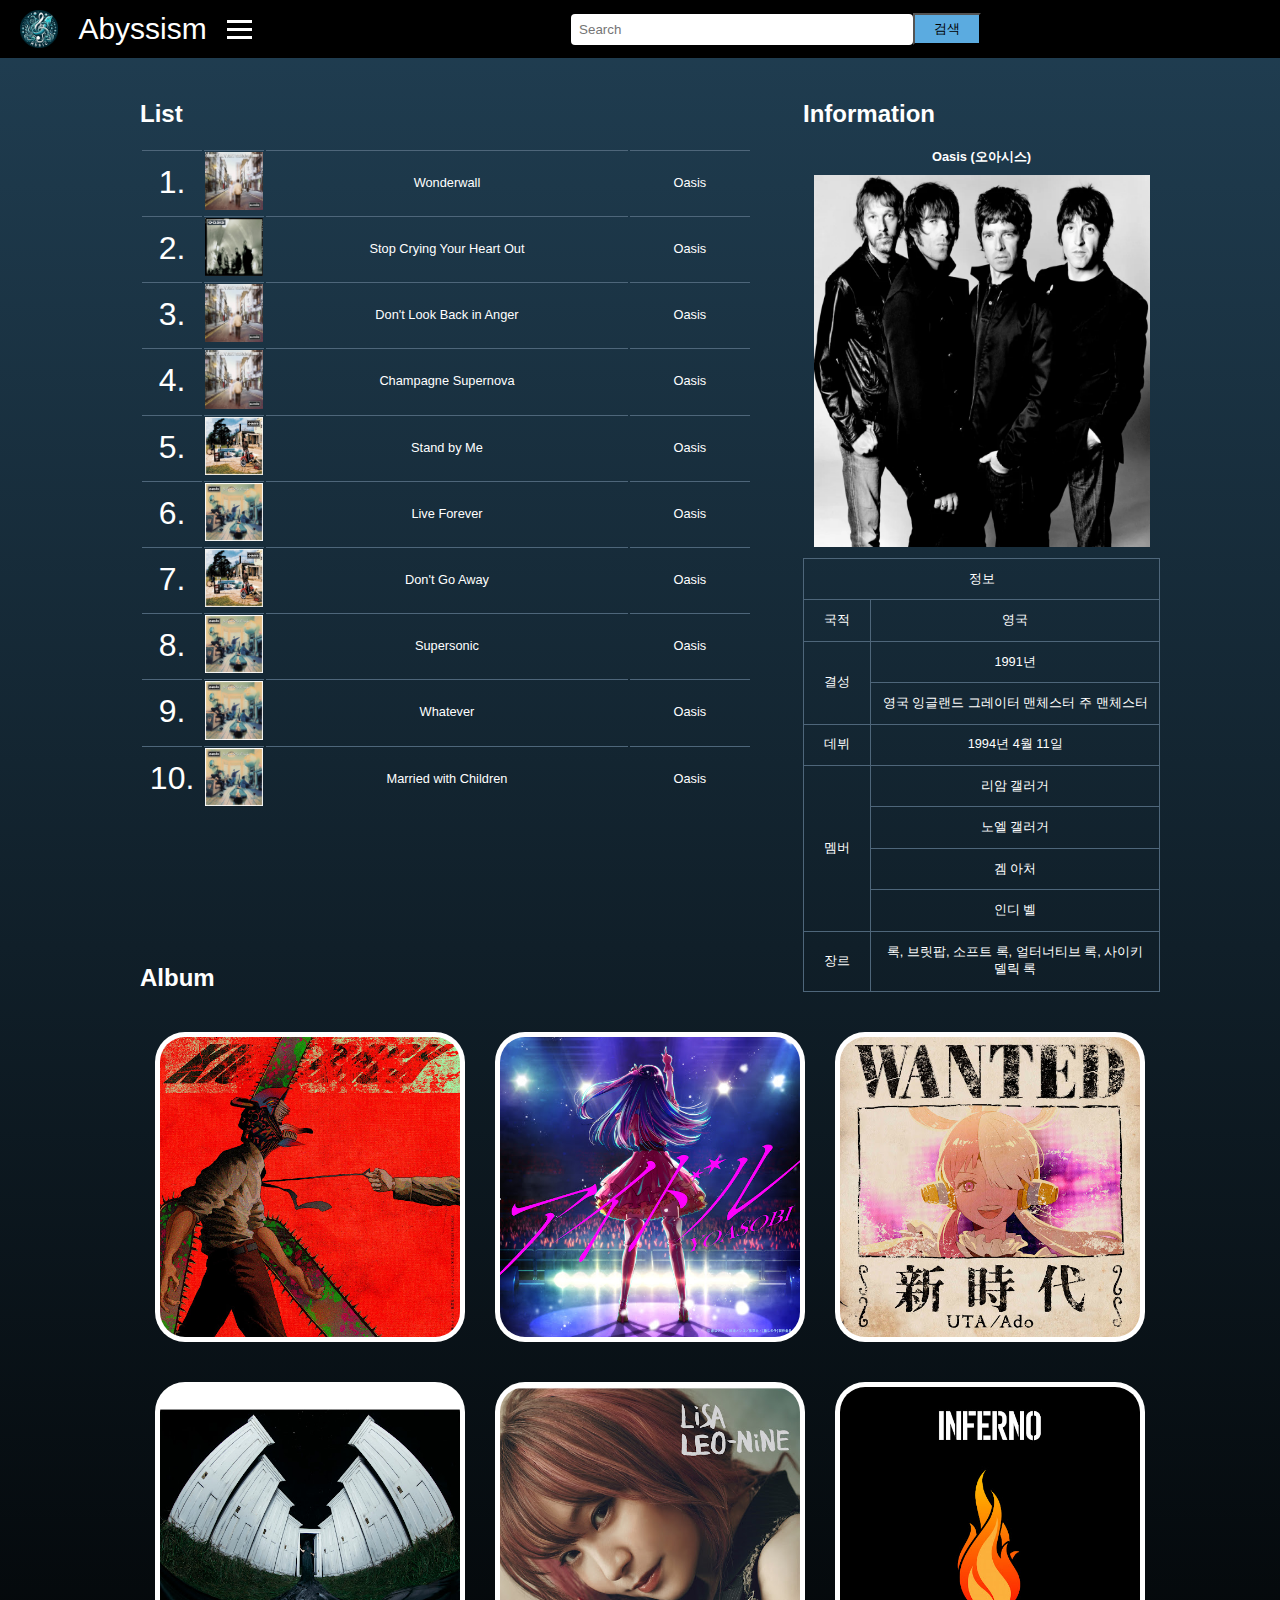
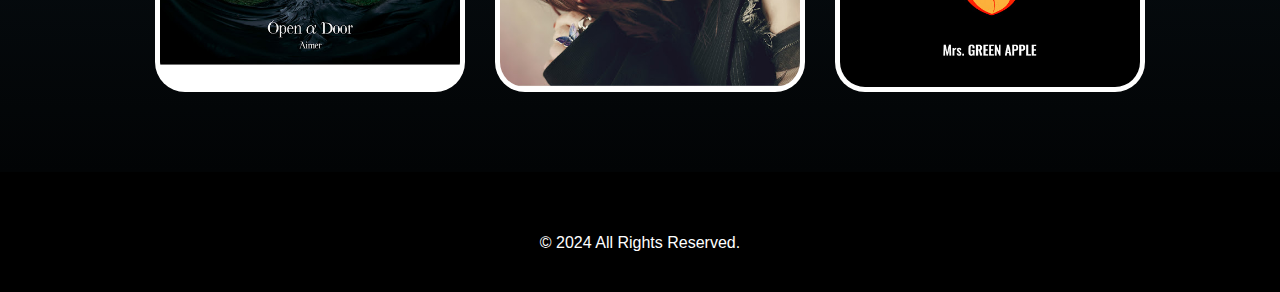
<file: artists/oasis.html>
<!DOCTYPE html>
<html lang="en">
<head>
    <meta charset="UTF-8">
    <meta name="viewport" content="width=device-width, initial-scale=1.0">
    <title>Oasis</title>
    <style>
        body {
            margin: 0;
            font-family: Arial, sans-serif;
            background-image: linear-gradient(to bottom, rgb(32, 62, 82), rgb(0, 0, 0));
            background-repeat: no-repeat;
            height: 100%;
        }
        .header {
            position: fixed;
            top: 0;
            width: 100%;
            display: flex;
            justify-content: center;
            align-items: center;
            padding: 10px 20px;
            background-color: black;
            color: white;
            z-index: 1000;
        }
        .header img {
            width: 3%;
        }
        .header span a {
            text-decoration: none;
            color: white;
        }
        .searchcenter {
            display: flex;
            align-items: center;
            justify-content: center;
            margin: 0 auto;
            width: 80%;
        }
        .header .search-bar {
            display: flex;
            align-items: center;
            width: 40%;
        }
        .header input[type="text"] {
            width: 100%;
            padding: 8px;
            border-radius: 4px;
            border: none;
        }

        #search {
            width: 20%;
            background-color: rgb(91, 171, 224);
            color: black;
        }
        #search:hover {
            color: white;
            background-color: rgb(24, 88, 88);
        }


        .header .menu {
            display: flex;
            gap: 20px;
        }
        .header span {
            font-size: 30px;
            padding-left: 20px;
        }
        #menuToggle {
            display: none;
        }
        .menu-icon {
            padding-left: 20px;
            align-items: center;
            cursor: pointer;
        }
        .menu-icon div {
            width: 25px;
            height: 3px;
            background-color: white;
            margin: 5px 0;
            transition: 0.4s;
        }

        .sidebar {
            position: fixed;
            top: 60px;
            left: -250px;
            width: 250px;
            height: calc(100% - 0px);
            background-color: rgb(42, 80, 105);
            color: white;
            padding: 20px;
            box-sizing: border-box;
            transition: 0.4s;
            z-index: 999;
            overflow-y: auto;
        }
        input[type="submit"] {
            width: 85%;
            padding: 5px;
            background-color: rgb(91, 171, 224);
        }
        input[type="submit"]:hover {
            color: white;
            background-color: rgb(24, 88, 88);
        }

        .sidebar ul {
            list-style-type: none;
            padding: 0;
        }
        .sidebar ul li {
            margin: 10px 0;
        }
        #menuToggle:checked ~ .sidebar {
            left: 0;
        }
        #menuToggle:checked ~ .content {
            margin-left: 220px;
        }
        .sidebar ul li a {
            text-decoration: none;
            color: white;
        }
        .sidebar ul li a:hover {
            color: black;
        }


        .content {
            margin-left: 20px;
            padding: 80px 20px 20px 20px;
            transition: margin-left 0.4s;
        }


        .section {
            margin: 0px 100px;
            margin-bottom: 40px;
        }
        .section table {
            text-align: center;
            width: 100%;
        }
        .container {
            display: flex;
            justify-content: space-between;
            color: white;
        }
        .list {
            width: 60%;
        }
        .list table td {
            border-top: 1px solid rgb(78, 102, 122);
            font-size: 1vw;
        }
        #grade {
            font-size: 2.5vw;
        }
        .explain {
            width: 35%;
        }
        .explain img {
            width: 100%;
            height: 100%;
        }
        .explain table {
            height: 100%;
            border-collapse: collapse;
            font-size: 1vw;
        }
        .explain tr td {
            padding: 10px;
            border: 1px solid rgb(78, 102, 122);
        }
        #mainjacket {
            border: none;
        }


        .contents {
            display: grid;
            grid-template-columns: repeat(6, 1fr);
            gap: 0px;
        }
        .contents img {
            width: 100%;
            padding: 5px;
            background-color: white;
        }
        .contents div {
            margin: 10px;
            padding: 10px;
            display: flex;
            justify-content: center;
            align-items: center;
        }
        .contents img {
            border-radius: 30px;
        }
        .section {
            color: white;
        }
        .footer {
            background-color: black;
            color: white;
            text-align: center;
            padding: 10px;
            margin: 0px 0px 0px 0px;
            font-size: 100%;
            clear: both;
            height: 100px;
        }
        
        @media (max-width: 1325px) {
            .contents { 
                grid-template-columns: repeat(3, 1fr);
            }
        }
        @media (max-width: 1325px) {
            input[type="submit"] {
            width: 78%;
            }
        }
        @media (max-width: 1024px) {
            input[type="submit"] {
            width: 78%;
            }
            .contents { 
                grid-template-columns: repeat(2, 1fr);
            }
            .container {
                flex-direction: column;
                gap: 20px;
            }
            .list, .explain {
                width: 100%;
            }
        }
        @media (max-width: 768px) {
            .contents {
                grid-template-columns: repeat(1, 1fr);
            }
            .list { 
                font-size: 1vw;
            }
            #grade {
                font-size: 2vw;
            }
        }
    </style>
</head>
<body>
    <input type="checkbox" id="menuToggle">
    <div class="header">
        <img src="../img/logo.png" alt="LemonTree">
        <span><a href="../index.html">Abyssism</a></span>
        <label for="menuToggle" class="menu-icon">
            <div></div>
            <div></div>
            <div></div>
        </label>
        <div class="searchcenter">
            <div class="search-bar">
                <input type="text" placeholder="Search">
                <input id="search" type="submit" value="검색">
            </div>
        </div>
        <div class="menu">
        </div>
    </div>
    <div class="sidebar">
        <form>
            <h2>Login</h2>
            <input type="text" name="email" placeholder="Email" size="18"><br>
            <input type="password" name="password" placeholder="Password" size="18"><br>
            <input type="submit" value="Login">
        </form>
        <h2>Menu</h2>
        <ul>
            <li><a href="../index.html">Home</a></li>
            <li><a href="festival.html">Festival</a></li>
            <li><a href="spitz.html">Random Artist</a></li>
        </ul><br>

        <h2>Artist</h2>
        <ul>
            <li><a href="oasis.html">Oasis</a></li>
            <li><a href="Hitsujibungaku.html">Hitsujibungaku</a></li>
            <li><a href="SCANDAL.html">SCANDAL</a></li>
            <li><a href="spitz.html">Spitz</a></li>
            <li><a href="#">Sambomaster</a></li>
            <li><a href="#">ASIAN KUNG-FU GENERATION</a></li>
            <li><a href="#">Sumika</a></li>
            <li><a href="#">Frederic</a></li>
            <li><a href="#">Porno Graffitti</a></li>
            <li><a href="#">Ryokuoushoku Shakai</a></li>
            <li><a href="#">SEKAI NO OWARI</a></li>
            <li><a href="#">RADWIMPS</a></li>
            <li><a href="#">OFFICIAL HIGE DANDISM</a></li>
            <li><a href="#">aimyon</a></li>
            <li><a href="#">King Gnu</a></li>
            <li><a href="#">Vaundy</a></li><br><br><br>
        </ul>
    </div>
    <div class="content">
        <div class="section container">
            <div class="list">
                <table>
                    <h2>List</h2>
                    <tbody>
                        <tr>
                            <td id="grade" style="width: 10%;">1.</td>
                            <td style="width: 10%;"><img id="jacket" src="../img/morning_glory.jpg" alt="Image" style="width: 100%;"></td>
                            <td style="width: 60%;">Wonderwall</td>
                            <td style="width: 20%;">Oasis</td>
                        </tr>
                        <tr>
                            <td id="grade" style="width: 10%;">2.</td>
                            <td style="width: 10%;"><img id="jacket" src="../img/heathenchemistry.jpg" alt="Image" style="width: 100%;"></td>
                            <td style="width: 60%;">Stop Crying Your Heart Out</td>
                            <td style="width: 20%;">Oasis</td>
                        </tr>
                        <tr>
                            <td id="grade" style="width: 10%;">3.</td>
                            <td style="width: 10%;"><img id="jacket" src="../img/morning_glory.jpg" alt="Image" style="width: 100%;"></td>
                            <td style="width: 60%;">Don't Look Back in Anger</td>
                            <td style="width: 20%;">Oasis</td>
                        </tr>
                        <tr>
                            <td id="grade" style="width: 10%;">4.</td>
                            <td style="width: 10%;"><img id="jacket" src="../img/morning_glory.jpg" alt="Image" style="width: 100%;"></td>
                            <td style="width: 60%;">Champagne Supernova</td>
                            <td style="width: 20%;">Oasis</td>
                        </tr>
                        <tr>
                            <td id="grade" style="width: 10%;">5.</td>
                            <td style="width: 10%;"><img id="jacket" src="../img/beherenow.jpg" alt="Image" style="width: 100%;"></td>
                            <td style="width: 60%;">Stand by Me</td>
                            <td style="width: 20%;">Oasis</td>
                        </tr>
                        <tr>
                            <td id="grade" style="width: 10%;">6.</td>
                            <td style="width: 10%;"><img id="jacket" src="../img/definitelymaybe.jpg" alt="Image" style="width: 100%;"></td>
                            <td style="width: 60%;">Live Forever</td>
                            <td style="width: 20%;">Oasis</td>
                        </tr>
                        <tr>
                            <td id="grade" style="width: 10%;">7.</td>
                            <td style="width: 10%;"><img id="jacket" src="../img/beherenow.jpg" alt="Image" style="width: 100%;"></td>
                            <td style="width: 60%;">Don't Go Away</td>
                            <td style="width: 20%;">Oasis</td>
                        </tr>
                        <tr>
                            <td id="grade" style="width: 10%;">8.</td>
                            <td style="width: 10%;"><img id="jacket" src="../img/definitelymaybe.jpg" alt="Image" style="width: 100%;"></td>
                            <td style="width: 60%;">Supersonic</td>
                            <td style="width: 20%;">Oasis</td>
                        </tr>
                        <tr>
                            <td id="grade" style="width: 10%;">9.</td>
                            <td style="width: 10%;"><img id="jacket" src="../img/definitelymaybe.jpg" alt="Image" style="width: 100%;"></td>
                            <td style="width: 60%;">Whatever</td>
                            <td style="width: 20%;">Oasis</td>
                        </tr>
                        <tr>
                            <td id="grade" style="width: 10%;">10.</td>
                            <td style="width: 10%;"><img id="jacket" src="../img/definitelymaybe.jpg" alt="Image" style="width: 100%;"></td>
                            <td style="width: 60%;">Married with Children</td>
                            <td style="width: 20%;">Oasis</td>
                        </tr>
                    </tbody>
                </table>
            </div>
            <div class="explain">
                <table>
                    <h2>Information</h2>
                    <thead>
                        <tr>
                         <th colspan="2">Oasis (오아시스)</th>
                       </tr>
                    </thead>
                    <tbody>
                        <tr>
                        <td colspan="2" id="mainjacket" style="width: 20%;"><img src="../img/oasismain.jpg" width="300" height="300"></td>
                        </tr>
                        <tr>
                        <td colspan="2">정보</td>
                        </tr>
                        <tr>
                        <td>국적</td>
                        <td>영국</td>
                        </tr>
                        <tr>
                        <td rowspan="2">결성</td>
                        <td>1991년</td>
                        </tr>
                        <tr>
                        <td>영국 잉글랜드 그레이터 맨체스터 주 맨체스터</td>
                        </tr>
                        <tr>
                        <td>데뷔</td>
                        <td>1994년 4월 11일</td>
                        </tr>
                        <tr>
                        <td rowspan="4">멤버</td>
                        <td>리암 갤러거</td>
                        </tr>
                        <tr>
                        <td>노엘 갤러거</td>
                        </tr>
                        <tr>
                        <td>겜 아처</td>
                        </tr>
                        <tr>
                        <td>인디 벨</td>
                        </tr>
                        <tr>
                        <td>장르</td>
                        <td>록, 브릿팝, 소프트 록, 얼터너티브 록, 사이키델릭 록</td>
                        </tr>
                    </tbody>
                </table>
            </div>
        </div>
        <div class="section">
            <h2>Album</h2>
            <div class="contents">
                <div><img id="jacket" src="../img/kickback.jpg" alt="Image"></div>
                <div><img id="jacket" src="../img/idol.jpg" alt="Image"></div>
                <div><img id="jacket" src="../img/newgenesis.jpg" alt="Image"></div>
                <div><img id="jacket" src="../img/openadoor.jpg" alt="Image"></div>
                <div><img id="jacket" src="../img/leonine.jpg" alt="Image"></div>
                <div><img id="jacket" src="../img/inferno.jpg" alt="Image"></div>
            </div>
        </div>
    </div>
    <div class="footer">
        <br><br>
        <p>&copy; 2024 All Rights Reserved.</p>
    </div>
</body>
</html>
</file>
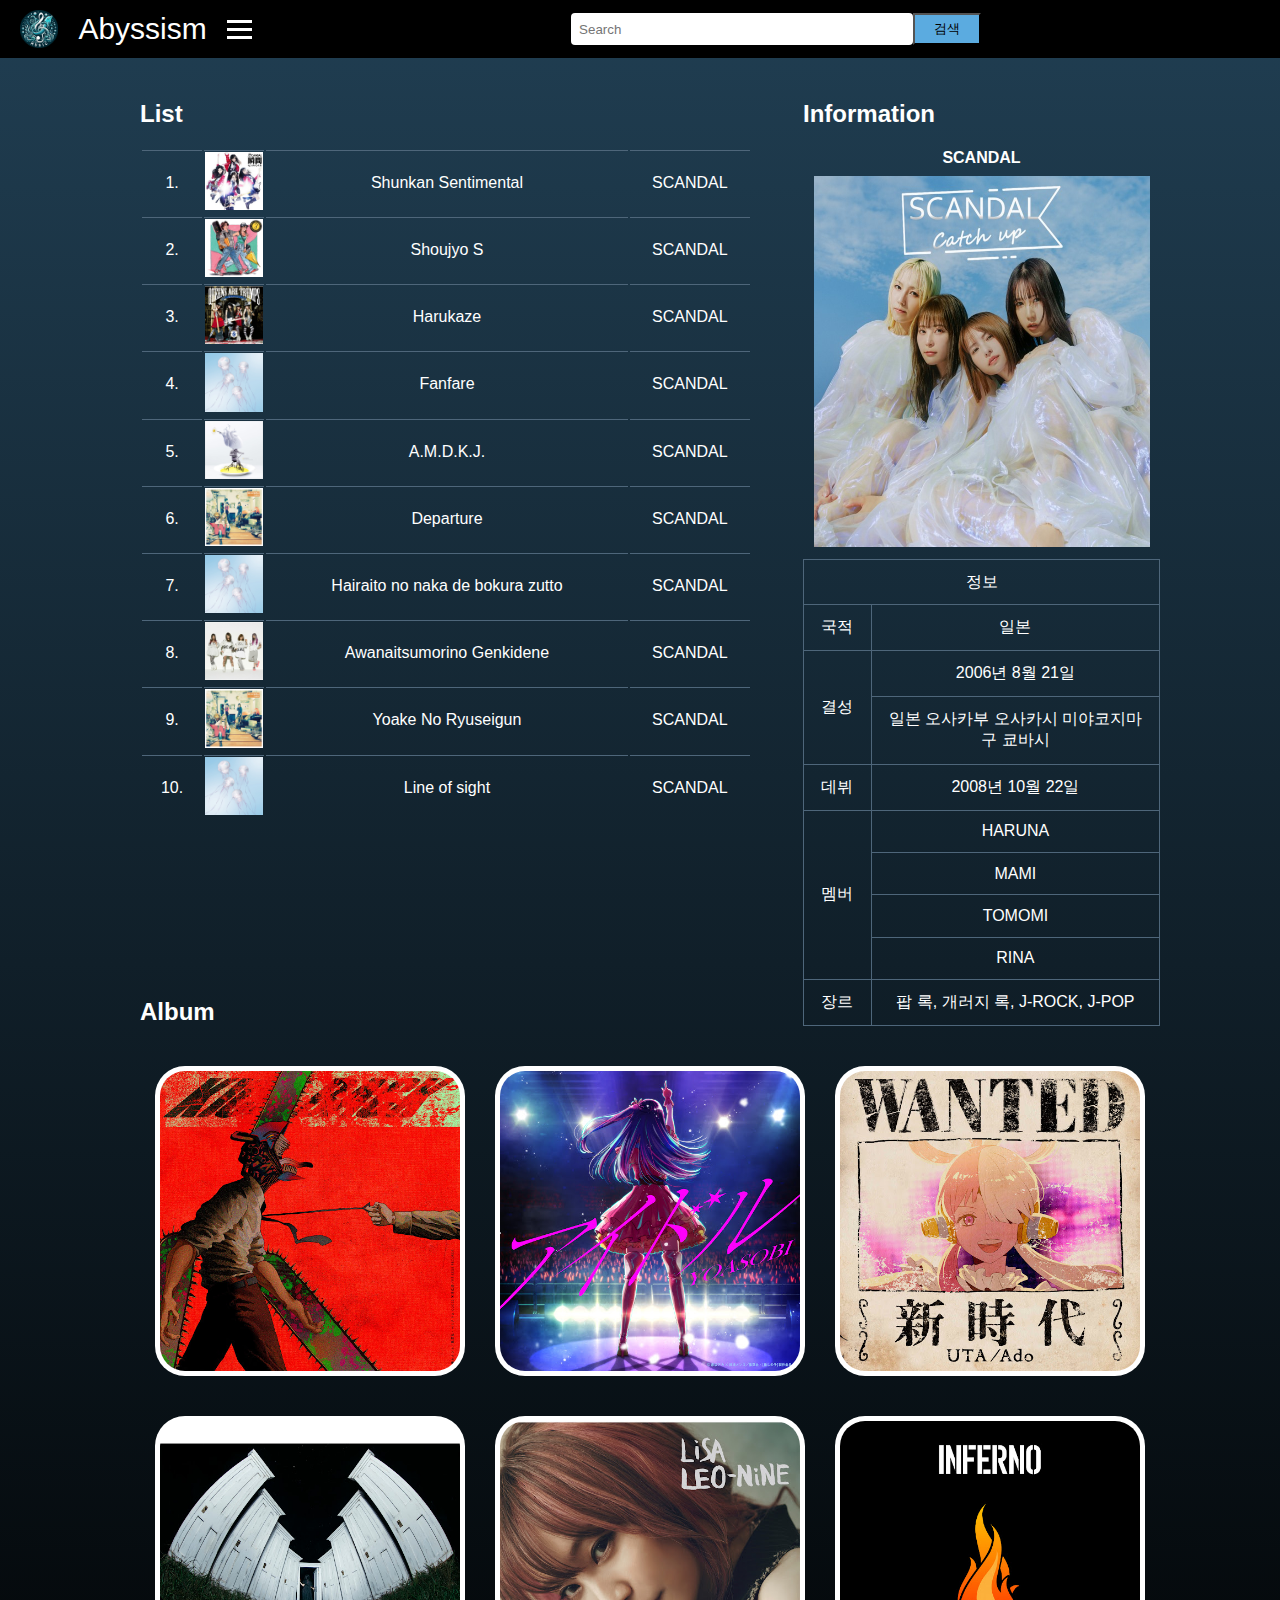
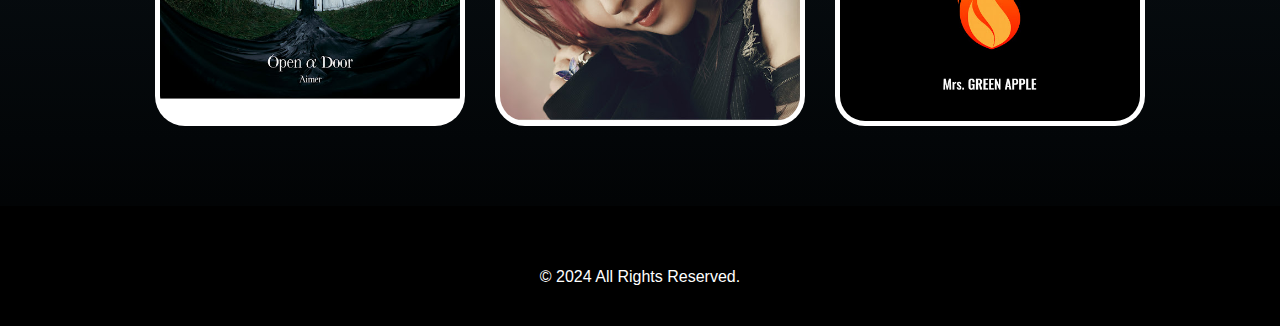
<file: artists/SCANDAL.html>
<!DOCTYPE html>
<html lang="en">
<head>
    <meta charset="UTF-8">
    <meta name="viewport" content="width=device-width, initial-scale=1.0">
    <title>SCANDAL</title>
    <style>
        body {
            margin: 0;
            font-family: Arial, sans-serif;
            background-image: linear-gradient(to bottom, rgb(32, 62, 82), rgb(0, 0, 0));
            background-repeat: no-repeat;
            height: 100%;
        }
        .header {
            position: fixed;
            top: 0;
            width: 100%;
            display: flex;
            justify-content: center;
            align-items: center;
            padding: 10px 20px;
            background-color: black;
            color: white;
            z-index: 1000;
        }
        .header img {
            width: 3%;
        }
        .header span a {
            text-decoration: none;
            color: white;
        }
        .searchcenter {
            display: flex;
            align-items: center;
            justify-content: center;
            margin: 0 auto;
            width: 80%;
        }
        .header .search-bar {
            display: flex;
            align-items: right;
            width: 40%;
        }
        .header input[type="text"] {
            width: 100%;
            padding: 8px;
            border-radius: 4px;
            border: none;
        }
        #search {
            width: 20%;
            background-color: rgb(91, 171, 224);
            color: black;
        }
        #search:hover {
            color: white;
            background-color: rgb(24, 88, 88);
        }


        .header .menu {
            display: flex;
            gap: 20px;
        }
        .header span {
            font-size: 30px;
            padding-left: 20px;
        }
        #menuToggle {
            display: none;
        }
        .menu-icon {
            padding-left: 20px;
            align-items: center;
            cursor: pointer;
        }
        .menu-icon div {
            width: 25px;
            height: 3px;
            background-color: white;
            margin: 5px 0;
            transition: 0.4s;
        }


        .sidebar {
            position: fixed;
            top: 60px;
            left: -200px;
            width: 200px;
            height: calc(100% - 0px);
            background-color: rgb(42, 80, 105);
            color: white;
            padding: 20px;
            box-sizing: border-box;
            transition: 0.4s;
            z-index: 999;
        }
        input[type="submit"] {
            width: 103%;
            padding: 5px;
            background-color: rgb(91, 171, 224);
        }
        input[type="submit"]:hover {
            color: white;
            background-color: rgb(24, 88, 88);
        }
        .sidebar ul {
            list-style-type: none;
            padding: 0;
        }
        .sidebar ul li {
            margin: 10px 0;
        }
        #menuToggle:checked ~ .sidebar {
            left: 0;
        }
        #menuToggle:checked ~ .content {
            margin-left: 220px;
        }
        .sidebar ul li a {
            text-decoration: none;
            color: white;
        }
        .sidebar ul li a:hover {
            color: black;
        }


        .content {
            margin-left: 20px;
            padding: 80px 20px 20px 20px;
            transition: margin-left 0.4s;
        }


        .section {
            margin: 0px 100px;
            margin-bottom: 40px;
        }
        .section table {
            text-align: center;
            width: 100%;
        }
        .container {
            display: flex;
            justify-content: space-between;
            color: white;
        }
        .list {
            width: 60%;
        }
        .list table td {
            border-top: 1px solid rgb(78, 102, 122);
        }
        .explain {
            width: 35%;
        }
        .explain img {
            width: 100%;
            height: 100%;
        }
        .explain table {
            height: 100%;
            border-collapse: collapse;
        }
        .explain tr td {
            padding: 10px;
            border: 1px solid rgb(78, 102, 122);
        }
        #mainjacket {
            border: none;
        }


        .contents {
            display: grid;
            grid-template-columns: repeat(6, 1fr);
            gap: 0px;
        }
        .contents img {
            width: 100%;
            padding: 5px;
            background-color: white;
        }
        .contents div {
            margin: 10px;
            padding: 10px;
            display: flex;
            justify-content: center;
            align-items: center;
        }
        .contents img {
            border-radius: 30px;
        }
        .section {
            color: white;
        }
        .footer {
            background-color: black;
            color: white;
            text-align: center;
            padding: 10px;
            margin: 0px 0px 0px 0px;
            font-size: 100%;
            clear: both;
            height: 100px;
        }
        
        @media (max-width: 1325px) {
            .contents { 
                grid-template-columns: repeat(3, 1fr);
            }
        }
        @media (max-width: 1024px) {
            .contents { 
                grid-template-columns: repeat(2, 1fr);
            }
            .container {
                flex-direction: column;
                gap: 20px;
            }
            .list, .explain {
                width: 100%;
            }
        }
        @media (max-width: 768px) {
            .contents {
                grid-template-columns: repeat(1, 1fr);
            }
        }
    </style>
</head>
<body>
    <input type="checkbox" id="menuToggle">
    <div class="header">
        <img src="../img/logo.png" alt="LemonTree">
        <span><a href="../index.html">Abyssism</a></span>
        <label for="menuToggle" class="menu-icon">
            <div></div>
            <div></div>
            <div></div>
        </label>
        <div class="searchcenter">
            <div class="search-bar">
                <input type="text" placeholder="Search">
                <input id="search" type="submit" value="검색">
            </div>
        </div>
        <div class="menu">
        </div>
    </div>
    <div class="sidebar">
        <form>
            <h2>Login</h2>
            <input type="text" name="email" placeholder="Email" size="18"><br>
            <input type="password" name="password" placeholder="Password" size="18"><br>
            <input type="submit" value="Login">
        </form>
        <h2>Menu</h2>
        <ul>
            <li><a href="../index.html">Home</a></li>
            <li><a href="https://pentaport.co.kr/" target="_blank">Concert</a></li>
            <li><a href="#">Random Artist</a></li>
        </ul><br>

        <h2>Artist</h2>
        <ul>
            <li><a href="oasis.html">Oasis</a></li>
            <li><a href="Hitsujibungaku.html">Hitsujibungaku</a></li>
            <li><a href="SCANDAL.html">SCANDAL</a></li>
            <li><a href="spitz.html">Spitz</a></li>
            <li><a href="#">Sambomaster</a></li>
            <li><a href="#">ASIAN KUNG-FU GENERATION</a></li>
            <li><a href="#">Sumika</a></li>
            <li><a href="#">Frederic</a></li>
            <li><a href="#">Porno Graffitti</a></li>
            <li><a href="#">Ryokuoushoku Shakai</a></li>
            <li><a href="#">SEKAI NO OWARI</a></li>
            <li><a href="#">RADWIMPS</a></li>
            <li><a href="#">OFFICIAL HIGE DANDISM</a></li>
            <li><a href="#">aimyon</a></li>
            <li><a href="#">King Gnu</a></li>
            <li><a href="#">Vaundy</a></li>
        </ul>
    </div>
    <div class="content">
        <div class="section container">
            <div class="list">
                <table>
                    <h2>List</h2>
                    <tbody>
                        <tr>
                            <td style="width: 10%;">1.</td>
                            <td style="width: 10%;"><img id="jacket" src="../img/shukan.jpg" alt="Image" style="width: 100%;"></td>
                            <td style="width: 60%;">Shunkan Sentimental</td>
                            <td style="width: 20%;">SCANDAL</td>
                        </tr>
                        <tr>
                            <td style="width: 10%;">2.</td>
                            <td style="width: 10%;"><img id="jacket" src="../img/jounetsu.jpg" alt="Image" style="width: 100%;"></td>
                            <td style="width: 60%;">Shoujyo S</td>
                            <td style="width: 20%;">SCANDAL</td>
                        </tr>
                        <tr>
                            <td style="width: 10%;">3.</td>
                            <td style="width: 10%;"><img id="jacket" src="../img/Queensare.jpg" alt="Image" style="width: 100%;"></td>
                            <td style="width: 60%;">Harukaze</td>
                            <td style="width: 20%;">SCANDAL</td>
                        </tr>
                        <tr>
                            <td style="width: 10%;">4.</td>
                            <td style="width: 10%;"><img id="jacket" src="../img/luminos.jpg" alt="Image" style="width: 100%;"></td>
                            <td style="width: 60%;">Fanfare</td>
                            <td style="width: 20%;">SCANDAL</td>
                        </tr>
                        <tr>
                            <td style="width: 10%;">5.</td>
                            <td style="width: 10%;"><img id="jacket" src="../img/kissfromthedarkness.jpg" alt="Image" style="width: 100%;"></td>
                            <td style="width: 60%;">A.M.D.K.J.</td>
                            <td style="width: 20%;">SCANDAL</td>
                        </tr>
                        <tr>
                            <td style="width: 10%;">6.</td>
                            <td style="width: 10%;"><img id="jacket" src="../img/helloworld.jpg" alt="Image" style="width: 100%;"></td>
                            <td style="width: 60%;">Departure</td>
                            <td style="width: 20%;">SCANDAL</td>
                        </tr>
                        <tr>
                            <td style="width: 10%;">7.</td>
                            <td style="width: 10%;"><img id="jacket" src="../img/luminos.jpg" alt="Image" style="width: 100%;"></td>
                            <td style="width: 60%;">Hairaito no naka de bokura zutto</td>
                            <td style="width: 20%;">SCANDAL</td>
                        </tr>
                        <tr>
                            <td style="width: 10%;">8.</td>
                            <td style="width: 10%;"><img id="jacket" src="../img/awanaitsumorino.jpg" alt="Image" style="width: 100%;"></td>
                            <td style="width: 60%;">Awanaitsumorino Genkidene</td>
                            <td style="width: 20%;">SCANDAL</td>
                        </tr>
                        <tr>
                            <td style="width: 10%;">9.</td>
                            <td style="width: 10%;"><img id="jacket" src="../img/helloworld.jpg" alt="Image" style="width: 100%;"></td>
                            <td style="width: 60%;">Yoake No Ryuseigun</td>
                            <td style="width: 20%;">SCANDAL</td>
                        </tr>
                        <tr>
                            <td style="width: 10%;">10.</td>
                            <td style="width: 10%;"><img id="jacket" src="../img/luminos.jpg" alt="Image" style="width: 100%;"></td>
                            <td style="width: 60%;">Line of sight</td>
                            <td style="width: 20%;">SCANDAL</td>
                        </tr>
                    </tbody>
                </table>
            </div>
            <div class="explain">
                <table>
                    <h2>Information</h2>
                    <thead>
                        <tr>
                         <th colspan="2">SCANDAL</th>
                       </tr>
                    </thead>
                    <tbody>
                        <tr>
                        <td colspan="2" id="mainjacket" style="width: 20%;"><img src="../img/scandalmain.jpg" width="300" height="300"></td>
                        </tr>
                        <tr>
                        <td colspan="2">정보</td>
                        </tr>
                        <tr>
                        <td>국적</td>
                        <td>일본</td>
                        </tr>
                        <tr>
                        <td rowspan="2">결성</td>
                        <td>2006년 8월 21일</td>
                        </tr>
                        <tr>
                        <td>일본 오사카부 오사카시 미야코지마구 쿄바시</td>
                        </tr>
                        <tr>
                        <td>데뷔</td>
                        <td>2008년 10월 22일</td>
                        </tr>
                        <tr>
                        <td rowspan="4">멤버</td>
                        <td>HARUNA</td>
                        </tr>
                        <tr>
                        <td>MAMI</td>
                        </tr>
                        <tr>
                        <td>TOMOMI</td>
                        </tr>
                        <tr>
                        <td>RINA</td>
                        </tr>
                        <tr>
                        <td>장르</td>
                        <td>팝 록, 개러지 록, J-ROCK, J-POP</td>
                        </tr>
                    </tbody>
                </table>
            </div>
        </div>
        <div class="section">
            <h2>Album</h2>
            <div class="contents">
                <div><img id="jacket" src="../img/kickback.jpg" alt="Image"></div>
                <div><img id="jacket" src="../img/idol.jpg" alt="Image"></div>
                <div><img id="jacket" src="../img/newgenesis.jpg" alt="Image"></div>
                <div><img id="jacket" src="../img/openadoor.jpg" alt="Image"></div>
                <div><img id="jacket" src="../img/leonine.jpg" alt="Image"></div>
                <div><img id="jacket" src="../img/inferno.jpg" alt="Image"></div>
            </div>
        </div>
    </div>
    <div class="footer">
        <br><br>
        <p>&copy; 2024 All Rights Reserved.</p>
    </div>
</body>
</html>
</file>
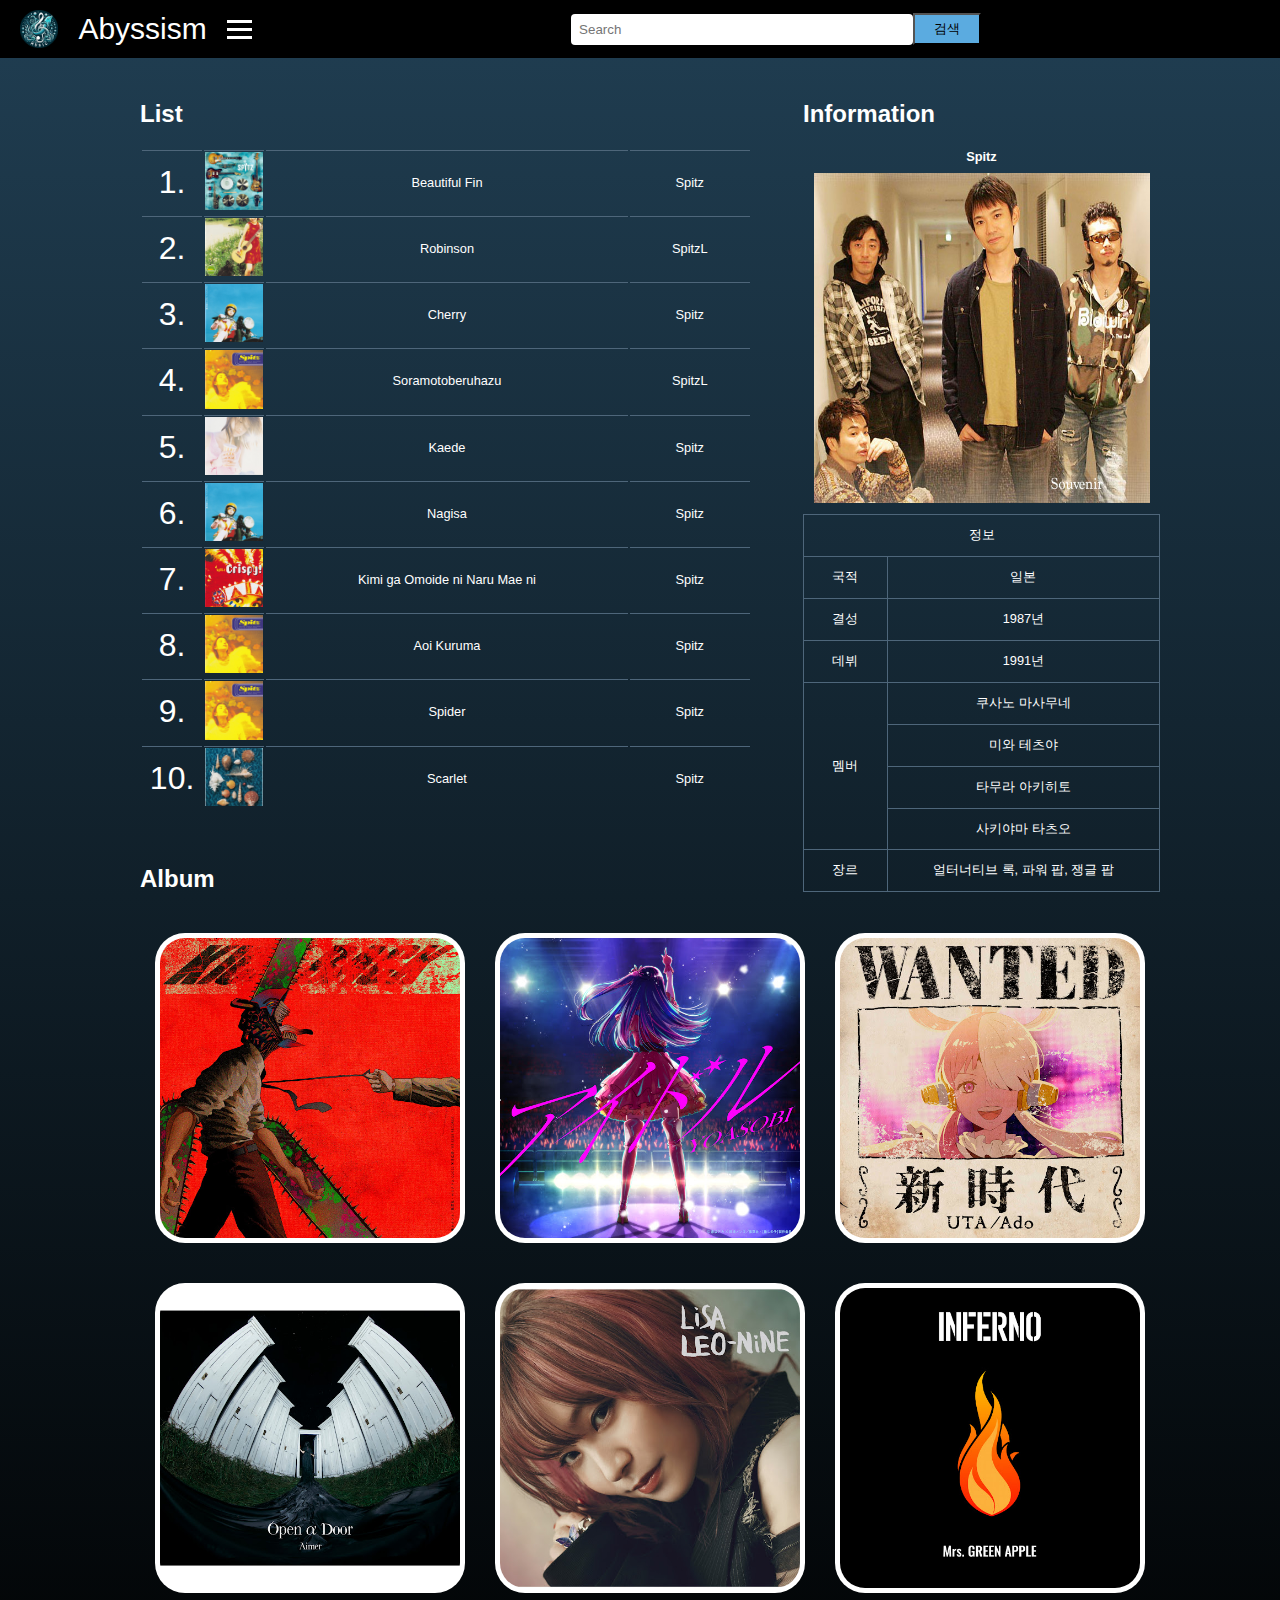
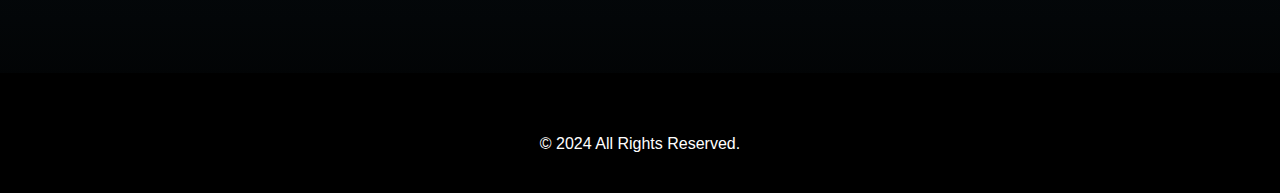
<file: artists/spitz.html>
<!DOCTYPE html>
<html lang="en">
<head>
    <meta charset="UTF-8">
    <meta name="viewport" content="width=device-width, initial-scale=1.0">
    <title>Spitz</title>
    <style>
        body {
            margin: 0;
            font-family: Arial, sans-serif;
            background-image: linear-gradient(to bottom, rgb(32, 62, 82), rgb(0, 0, 0));
            background-repeat: no-repeat;
            height: 100%;
        }
        .header {
            position: fixed;
            top: 0;
            width: 100%;
            display: flex;
            justify-content: center;
            align-items: center;
            padding: 10px 20px;
            background-color: black;
            color: white;
            z-index: 1000;
        }
        .header img {
            width: 3%;
        }
        .header span a {
            text-decoration: none;
            color: white;
        }
        .searchcenter {
            display: flex;
            align-items: center;
            justify-content: center;
            margin: 0 auto;
            width: 80%;
        }
        .header .search-bar {
            display: flex;
            align-items: center;
            width: 40%;
        }
        .header input[type="text"] {
            width: 100%;
            padding: 8px;
            border-radius: 4px;
            border: none;
        }

        #search {
            width: 20%;
            background-color: rgb(91, 171, 224);
            color: black;
        }
        #search:hover {
            color: white;
            background-color: rgb(24, 88, 88);
        }


        .header .menu {
            display: flex;
            gap: 20px;
        }
        .header span {
            font-size: 30px;
            padding-left: 20px;
        }
        #menuToggle {
            display: none;
        }
        .menu-icon {
            padding-left: 20px;
            align-items: center;
            cursor: pointer;
        }
        .menu-icon div {
            width: 25px;
            height: 3px;
            background-color: white;
            margin: 5px 0;
            transition: 0.4s;
        }

        .sidebar {
            position: fixed;
            top: 60px;
            left: -250px;
            width: 250px;
            height: calc(100% - 0px);
            background-color: rgb(42, 80, 105);
            color: white;
            padding: 20px;
            box-sizing: border-box;
            transition: 0.4s;
            z-index: 999;
            overflow-y: auto;
        }
        input[type="submit"] {
            width: 85%;
            padding: 5px;
            background-color: rgb(91, 171, 224);
        }
        input[type="submit"]:hover {
            color: white;
            background-color: rgb(24, 88, 88);
        }

        .sidebar ul {
            list-style-type: none;
            padding: 0;
        }
        .sidebar ul li {
            margin: 10px 0;
        }
        #menuToggle:checked ~ .sidebar {
            left: 0;
        }
        #menuToggle:checked ~ .content {
            margin-left: 220px;
        }
        .sidebar ul li a {
            text-decoration: none;
            color: white;
        }
        .sidebar ul li a:hover {
            color: black;
        }


        .content {
            margin-left: 20px;
            padding: 80px 20px 20px 20px;
            transition: margin-left 0.4s;
        }


        .section {
            margin: 0px 100px;
            margin-bottom: 40px;
        }
        .section table {
            text-align: center;
            width: 100%;
        }
        .container {
            display: flex;
            justify-content: space-between;
            color: white;
        }
        .list {
            width: 60%;
        }
        .list table td {
            border-top: 1px solid rgb(78, 102, 122);
            font-size: 1vw;
        }
        #grade {
            font-size: 2.5vw;
        }
        .explain {
            width: 35%;
        }
        .explain img {
            width: 100%;
            height: 100%;
        }
        .explain table {
            height: 100%;
            border-collapse: collapse;
            font-size: 1vw;
        }
        .explain tr td {
            padding: 10px;
            border: 1px solid rgb(78, 102, 122);
        }
        #mainjacket {
            border: none;
        }


        .contents {
            display: grid;
            grid-template-columns: repeat(6, 1fr);
            gap: 0px;
        }
        .contents img {
            width: 100%;
            padding: 5px;
            background-color: white;
        }
        .contents div {
            margin: 10px;
            padding: 10px;
            display: flex;
            justify-content: center;
            align-items: center;
        }
        .contents img {
            border-radius: 30px;
        }
        .section {
            color: white;
        }
        .footer {
            background-color: black;
            color: white;
            text-align: center;
            padding: 10px;
            margin: 0px 0px 0px 0px;
            font-size: 100%;
            clear: both;
            height: 100px;
        }
        
        @media (max-width: 1325px) {
            .contents { 
                grid-template-columns: repeat(3, 1fr);
            }
        }
        @media (max-width: 1325px) {
            input[type="submit"] {
            width: 78%;
            }
        }
        @media (max-width: 1024px) {
            input[type="submit"] {
            width: 78%;
            }
            .contents { 
                grid-template-columns: repeat(2, 1fr);
            }
            .container {
                flex-direction: column;
                gap: 20px;
            }
            .list, .explain {
                width: 100%;
            }
        }
        @media (max-width: 768px) {
            .contents {
                grid-template-columns: repeat(1, 1fr);
            }
            .list { 
                font-size: 1vw;
            }
            #grade {
                font-size: 2vw;
            }
            .explain {
                font-size: 1vw;
            }
        }
    </style>
</head>
<body>
    <input type="checkbox" id="menuToggle">
    <div class="header">
        <img src="../img/logo.png" alt="LemonTree">
        <span><a href="../index.html">Abyssism</a></span>
        <label for="menuToggle" class="menu-icon">
            <div></div>
            <div></div>
            <div></div>
        </label>
        <div class="searchcenter">
            <div class="search-bar">
                <input type="text" placeholder="Search">
                <input id="search" type="submit" value="검색">
            </div>
        </div>
        <div class="menu">
        </div>
    </div>
    <div class="sidebar">
        <form>
            <h2>Login</h2>
            <input type="text" name="email" placeholder="Email" size="18"><br>
            <input type="password" name="password" placeholder="Password" size="18"><br>
            <input type="submit" value="Login">
        </form>
        <h2>Menu</h2>
        <ul>
            <li><a href="../index.html">Home</a></li>
            <li><a href="festival.html">Festival</a></li>
            <li><a href="Hitsujibungaku.html">Random Artist</a></li>
        </ul><br>

        <h2>Artist</h2>
        <ul>
            <li><a href="oasis.html">Oasis</a></li>
            <li><a href="Hitsujibungaku.html">Hitsujibungaku</a></li>
            <li><a href="SCANDAL.html">SCANDAL</a></li>
            <li><a href="spitz.html">Spitz</a></li>
            <li><a href="#">Sambomaster</a></li>
            <li><a href="#">ASIAN KUNG-FU GENERATION</a></li>
            <li><a href="#">Sumika</a></li>
            <li><a href="#">Frederic</a></li>
            <li><a href="#">Porno Graffitti</a></li>
            <li><a href="#">Ryokuoushoku Shakai</a></li>
            <li><a href="#">SEKAI NO OWARI</a></li>
            <li><a href="#">RADWIMPS</a></li>
            <li><a href="#">OFFICIAL HIGE DANDISM</a></li>
            <li><a href="#">aimyon</a></li>
            <li><a href="#">King Gnu</a></li>
            <li><a href="#">Vaundy</a></li><br><br><br>
        </ul>
    </div>
    <div class="content">
        <div class="section container">
            <div class="list">
                <table>
                    <h2>List</h2>
                    <tbody>
                        <tr>
                            <td id="grade" style="width: 10%;">1.</td>
                            <td style="width: 10%;"><img id="jacket" src="../img/beautifulfin.jpg" alt="Image" style="width: 100%;"></td>
                            <td style="width: 60%;">Beautiful Fin</td>
                            <td style="width: 20%;">Spitz</td>
                        </tr>
                        <tr>
                            <td id="grade" style="width: 10%;">2.</td>
                            <td style="width: 10%;"><img id="jacket" src="../img/Hachimitsu.jpg" alt="Image" style="width: 100%;"></td>
                            <td style="width: 60%;">Robinson</td>
                            <td style="width: 20%;">SpitzL</td>
                        </tr>
                        <tr>
                            <td id="grade" style="width: 10%;">3.</td>
                            <td style="width: 10%;"><img id="jacket" src="../img/indigochiheisen.jpg" alt="Image" style="width: 100%;"></td>
                            <td style="width: 60%;">Cherry</td>
                            <td style="width: 20%;">Spitz</td>
                        </tr>
                        <tr>
                            <td id="grade" style="width: 10%;">4.</td>
                            <td style="width: 10%;"><img id="jacket" src="../img/soranotobikata.jpg" alt="Image" style="width: 100%;"></td>
                            <td style="width: 60%;">Soramotoberuhazu</td>
                            <td style="width: 20%;">SpitzL</td>
                        </tr>
                        <tr>
                            <td id="grade" style="width: 10%;">5.</td>
                            <td style="width: 10%;"><img id="jacket" src="../img/fakefur.jpg" alt="Image" style="width: 100%;"></td>
                            <td style="width: 60%;">Kaede</td>
                            <td style="width: 20%;">Spitz</td>
                        </tr>
                        <tr>
                            <td id="grade" style="width: 10%;">6.</td>
                            <td style="width: 10%;"><img id="jacket" src="../img/indigochiheisen.jpg" alt="Image" style="width: 100%;"></td>
                            <td style="width: 60%;">Nagisa</td>
                            <td style="width: 20%;">Spitz</td>
                        </tr>
                        <tr>
                            <td id="grade" style="width: 10%;">7.</td>
                            <td style="width: 10%;"><img id="jacket" src="../img/kimigaomodeni.jpg" alt="Image" style="width: 100%;"></td>
                            <td style="width: 60%;">Kimi ga Omoide ni Naru Mae ni</td>
                            <td style="width: 20%;">Spitz</td>
                        </tr>
                        <tr>
                            <td id="grade" style="width: 10%;">8.</td>
                            <td style="width: 10%;"><img id="jacket" src="../img/soranotobikata.jpg" alt="Image" style="width: 100%;"></td>
                            <td style="width: 60%;">Aoi Kuruma</td>
                            <td style="width: 20%;">Spitz</td>
                        </tr>
                        <tr>
                            <td id="grade" style="width: 10%;">9.</td>
                            <td style="width: 10%;"><img id="jacket" src="../img/soranotobikata.jpg" alt="Image" style="width: 100%;"></td>
                            <td style="width: 60%;">Spider</td>
                            <td style="width: 20%;">Spitz</td>
                        </tr>
                        <tr>
                            <td id="grade" style="width: 10%;">10.</td>
                            <td style="width: 10%;"><img id="jacket" src="../img/cyclehit.jpg" alt="Image" style="width: 100%;"></td>
                            <td style="width: 60%;">Scarlet</td>
                            <td style="width: 20%;">Spitz</td>
                        </tr>
                    </tbody>
                </table>
            </div>
            <div class="explain">
                <table>
                    <h2>Information</h2>
                    <thead>
                        <tr>
                         <th colspan="2">Spitz</th>
                       </tr>
                    </thead>
                    <tbody>
                        <tr>
                        <td colspan="2" id="mainjacket" style="width: 20%;"><img src="../img/spitzmain.jpg" width="300" height="300"></td>
                        </tr>
                        <tr>
                        <td colspan="2">정보</td>
                        </tr>
                        <tr>
                        <td>국적</td>
                        <td>일본</td>
                        </tr>
                        <tr>
                        <td>결성</td>
                        <td>1987년</td>
                        </tr>
                        <tr>
                        <td>데뷔</td>
                        <td>1991년</td>
                        </tr>
                        <tr>
                        <td rowspan="4">멤버</td>
                        <td>쿠사노 마사무네</td>
                        </tr>
                        <tr>
                        <td>미와 테츠야</td>
                        </tr>
                        <tr>
                        <td>타무라 아키히토</td>
                        </tr>
                        <tr>
                        <td>사키야마 타츠오</td>
                        </tr>
                        <tr>
                        <td>장르</td>
                        <td>얼터너티브 록, 파워 팝, 쟁글 팝</td>
                        </tr>
                    </tbody>
                </table>
            </div>
        </div>
        <div class="section">
            <h2>Album</h2>
            <div class="contents">
                <div><img id="jacket" src="../img/kickback.jpg" alt="Image"></div>
                <div><img id="jacket" src="../img/idol.jpg" alt="Image"></div>
                <div><img id="jacket" src="../img/newgenesis.jpg" alt="Image"></div>
                <div><img id="jacket" src="../img/openadoor.jpg" alt="Image"></div>
                <div><img id="jacket" src="../img/leonine.jpg" alt="Image"></div>
                <div><img id="jacket" src="../img/inferno.jpg" alt="Image"></div>
            </div>
        </div>
    </div>
    <div class="footer">
        <br><br>
        <p>&copy; 2024 All Rights Reserved.</p>
    </div>
</body>
</html>
</file>
<file: mycss.css>
body {
        background-color: rgb(162, 162, 162);
        font-family: arial, 'Trebuchet MS', sans-serif;
        margin: 0px;
    }
    header {
        background-color: black;
        color: white;
        margin: 0px;
        text-align: center;
        padding: 5px;
    }
    h1 {
        margin: 0px;
    }
    section#main {
        background-color: rgb(162, 162, 162);
        float: left;
        width: 69.5%;
    }
    nav {
        border: 2px solid white;
        background-color: darkcyan;
        color: white;
        float: left;
        width: 30%;
    }
    footer {
        background-color: black;
        color: white;
        text-align: center;
        padding: 10px;
        margin: 0px 0px 0px 0px;
        font-size: 90%;
        clear: both;
    }


    @media screen and (max-width: 768px) {
        nav, section {
            width: 100%;
        }
    }
</file>
